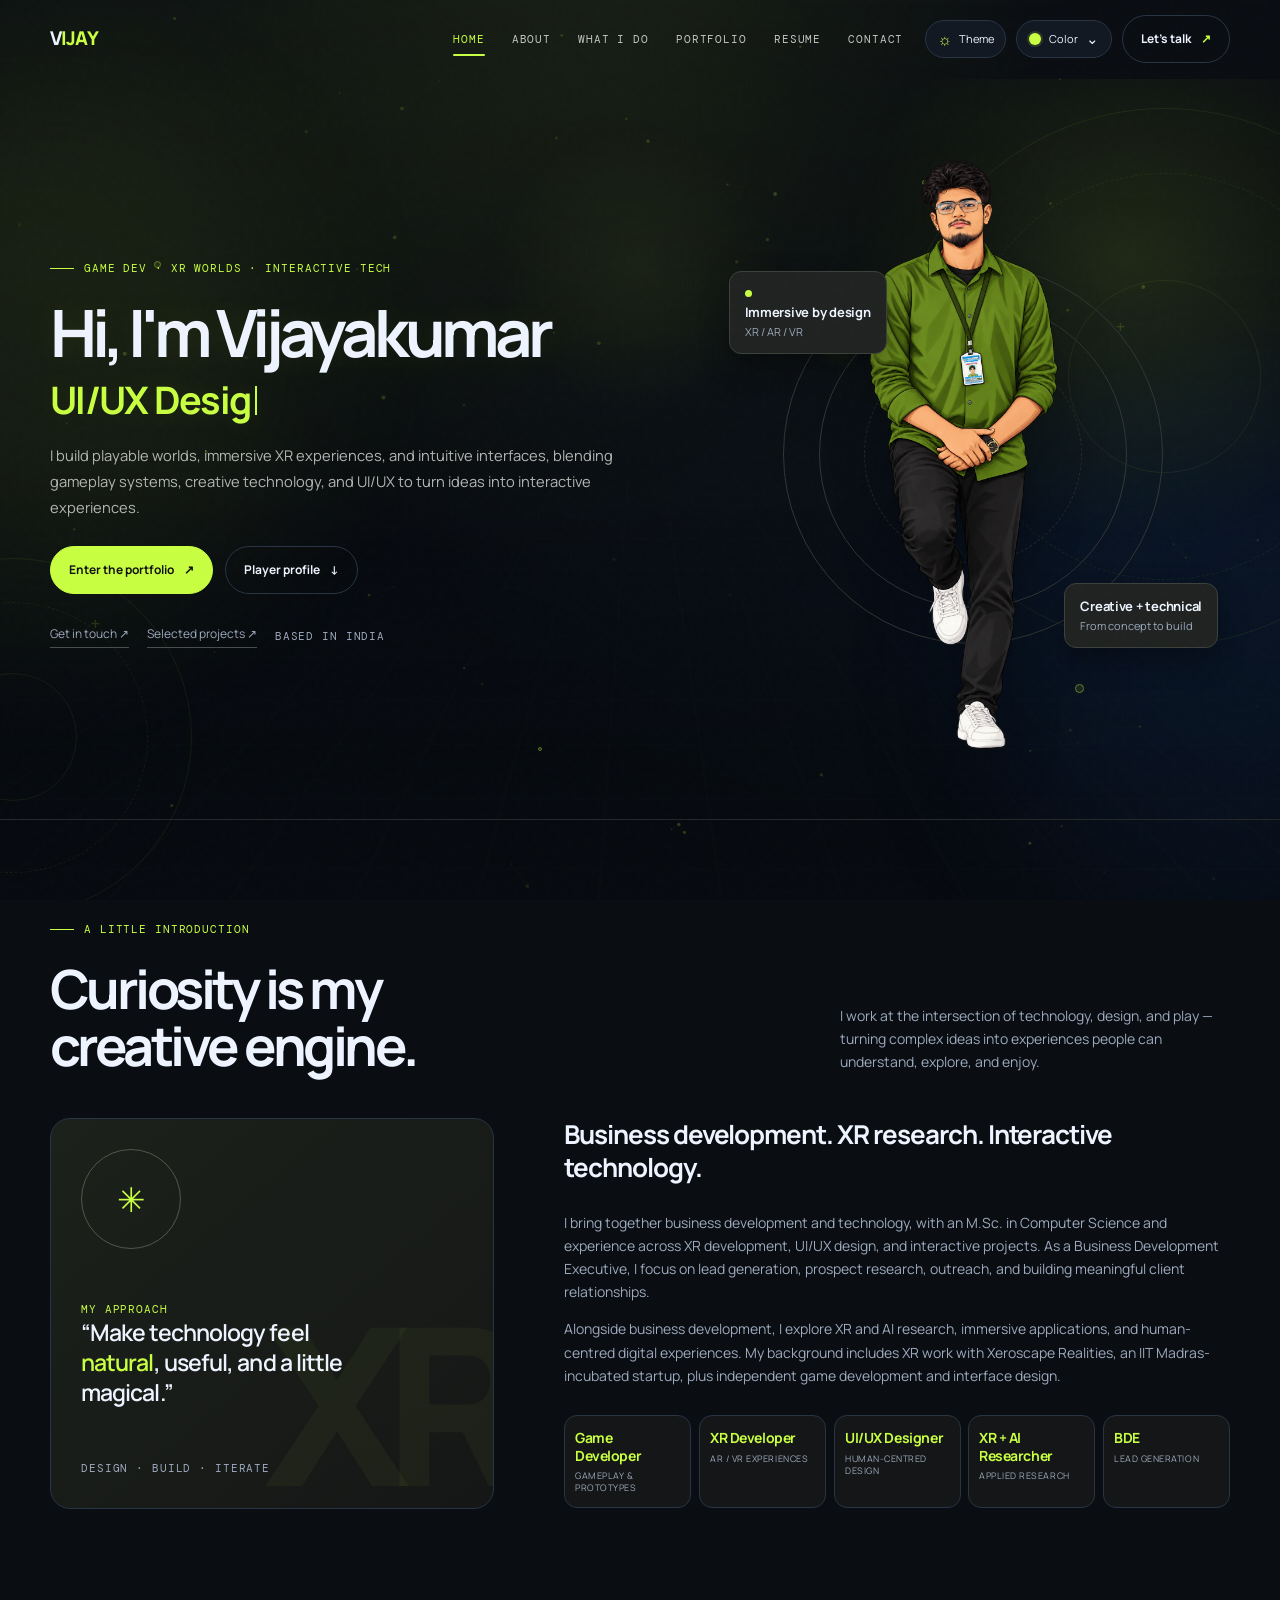
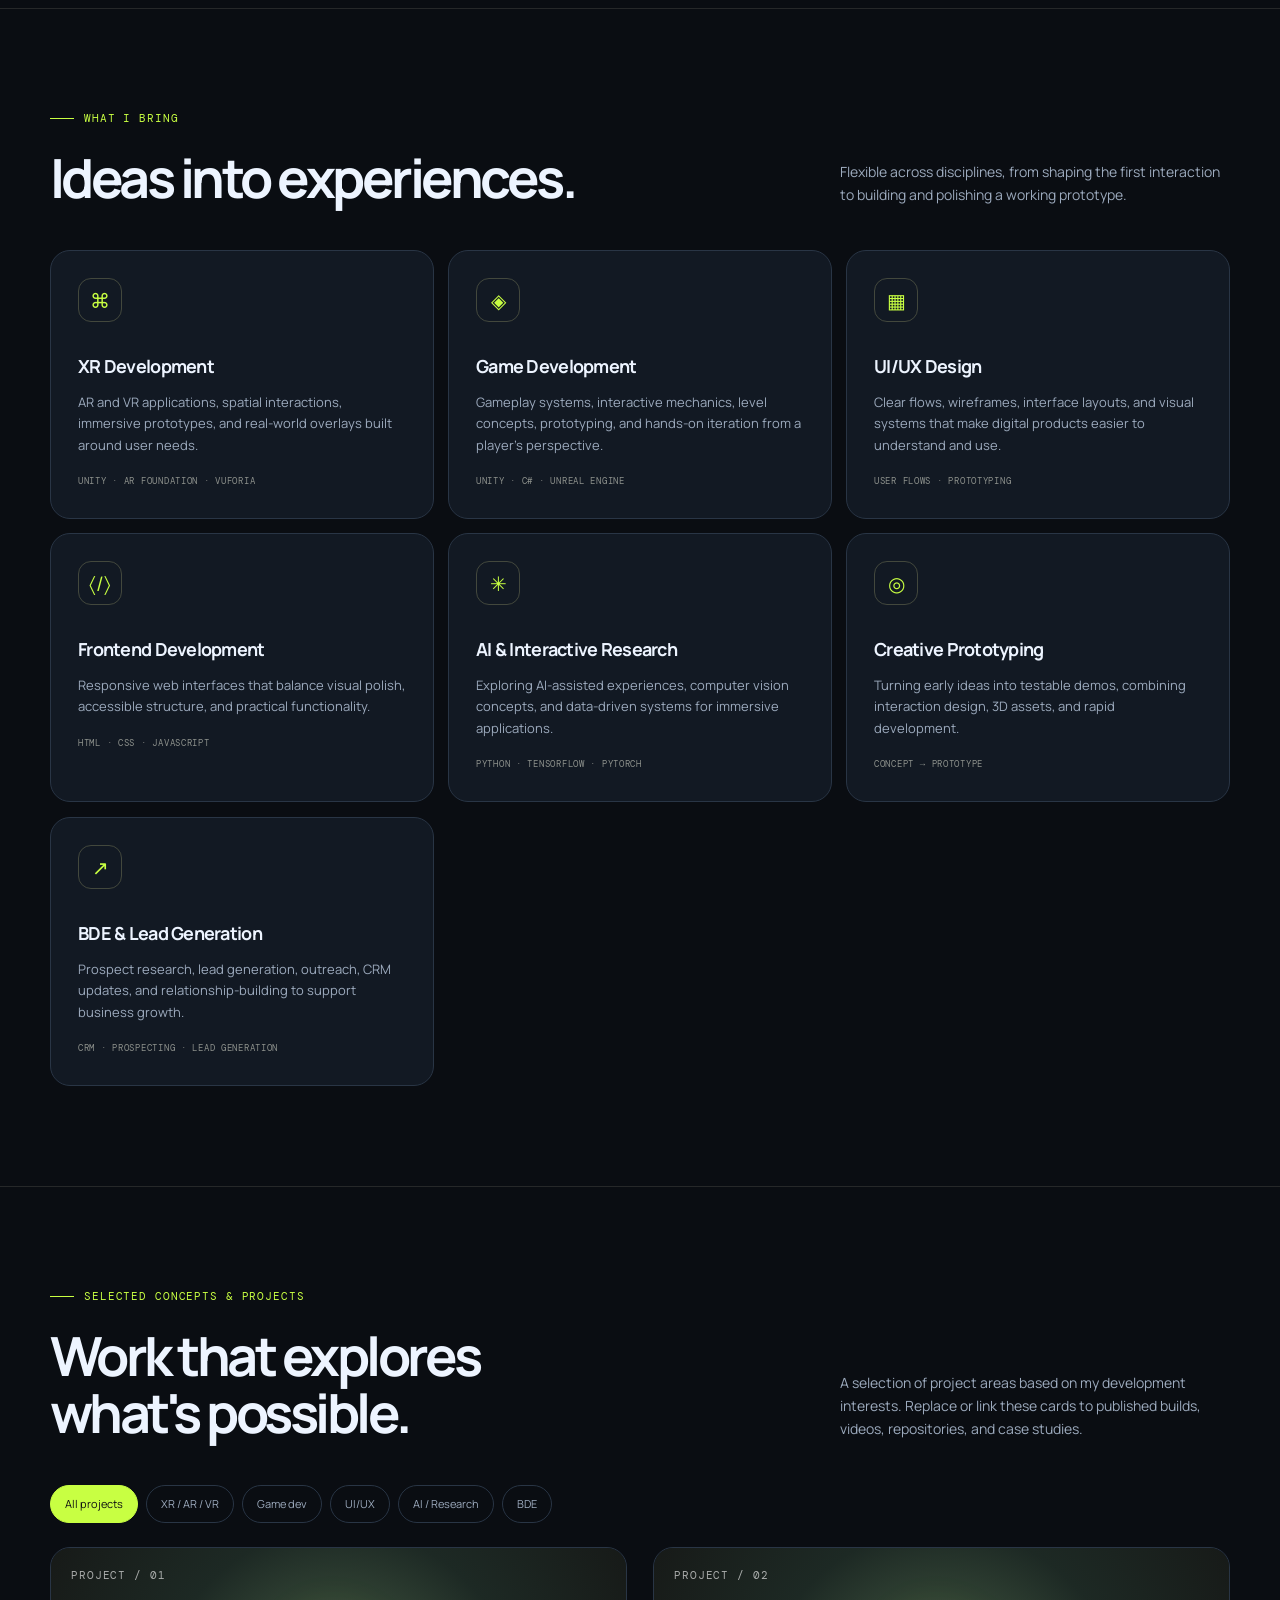
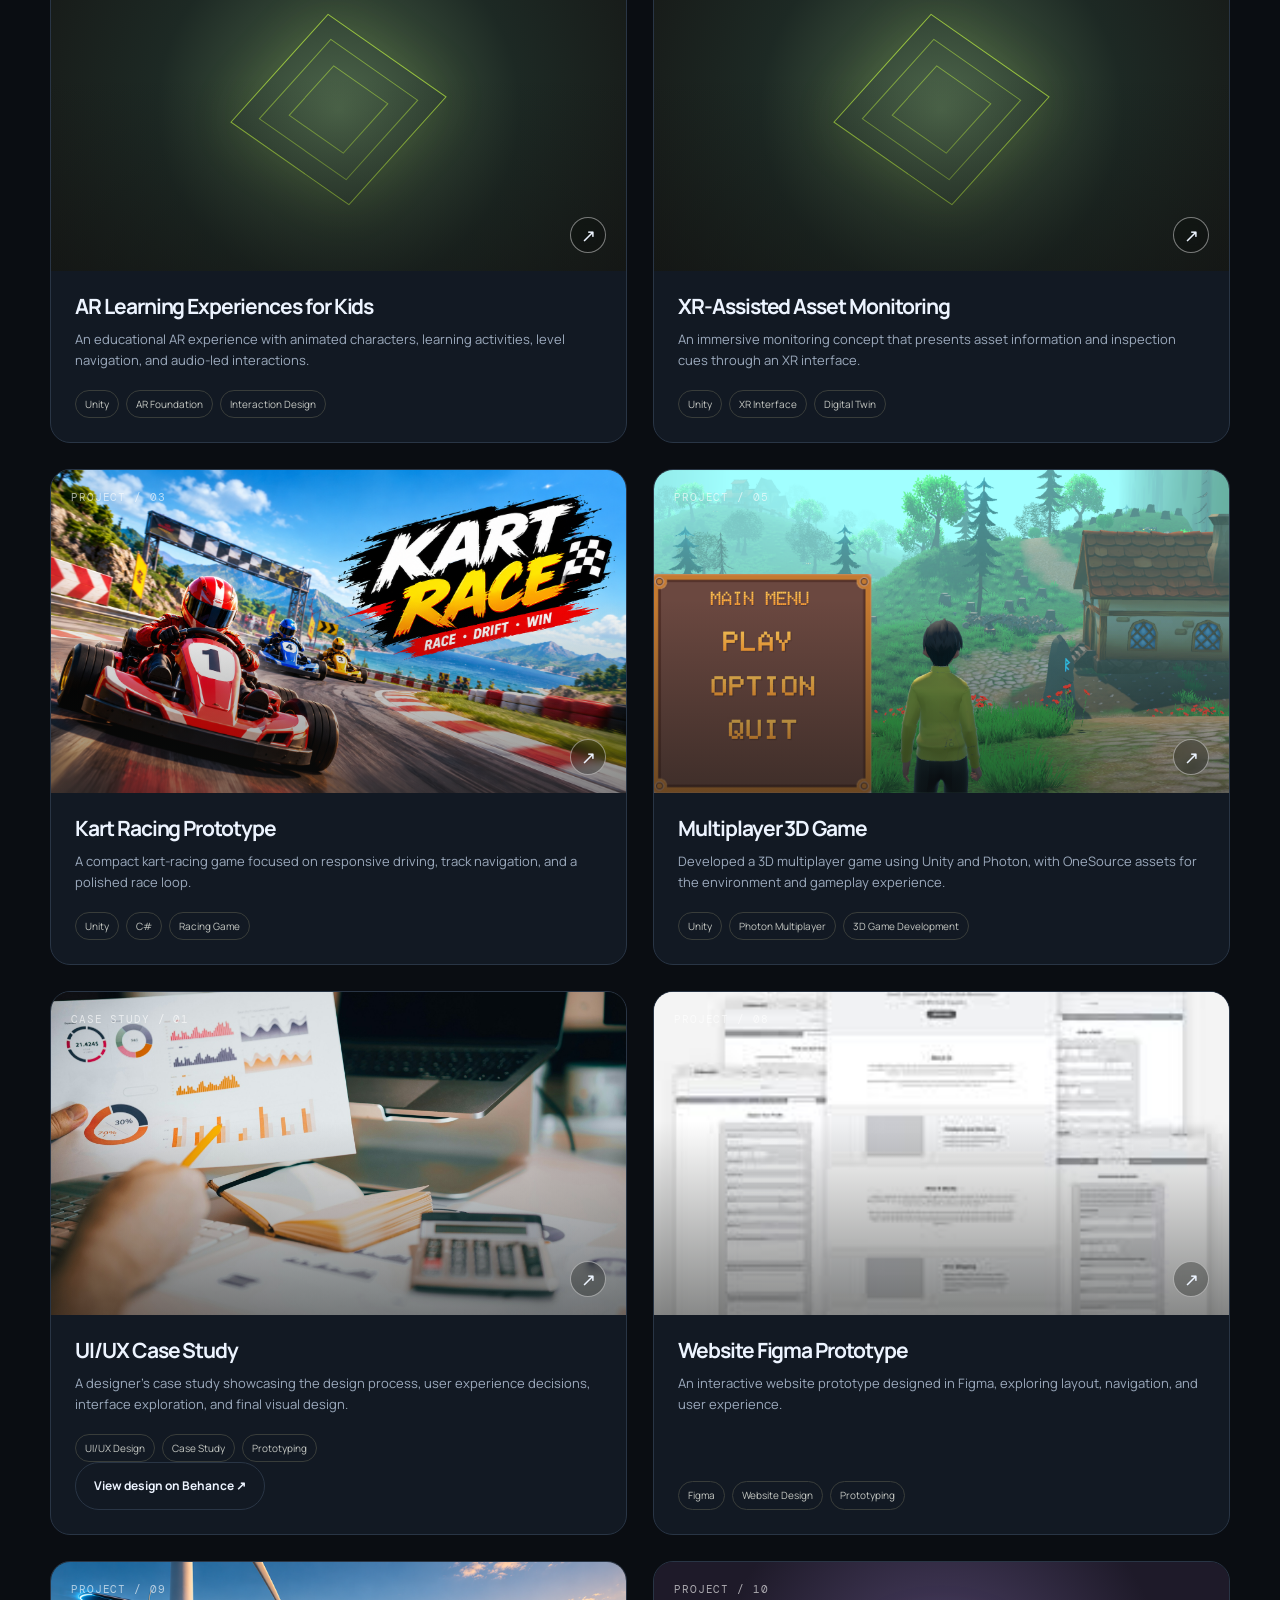
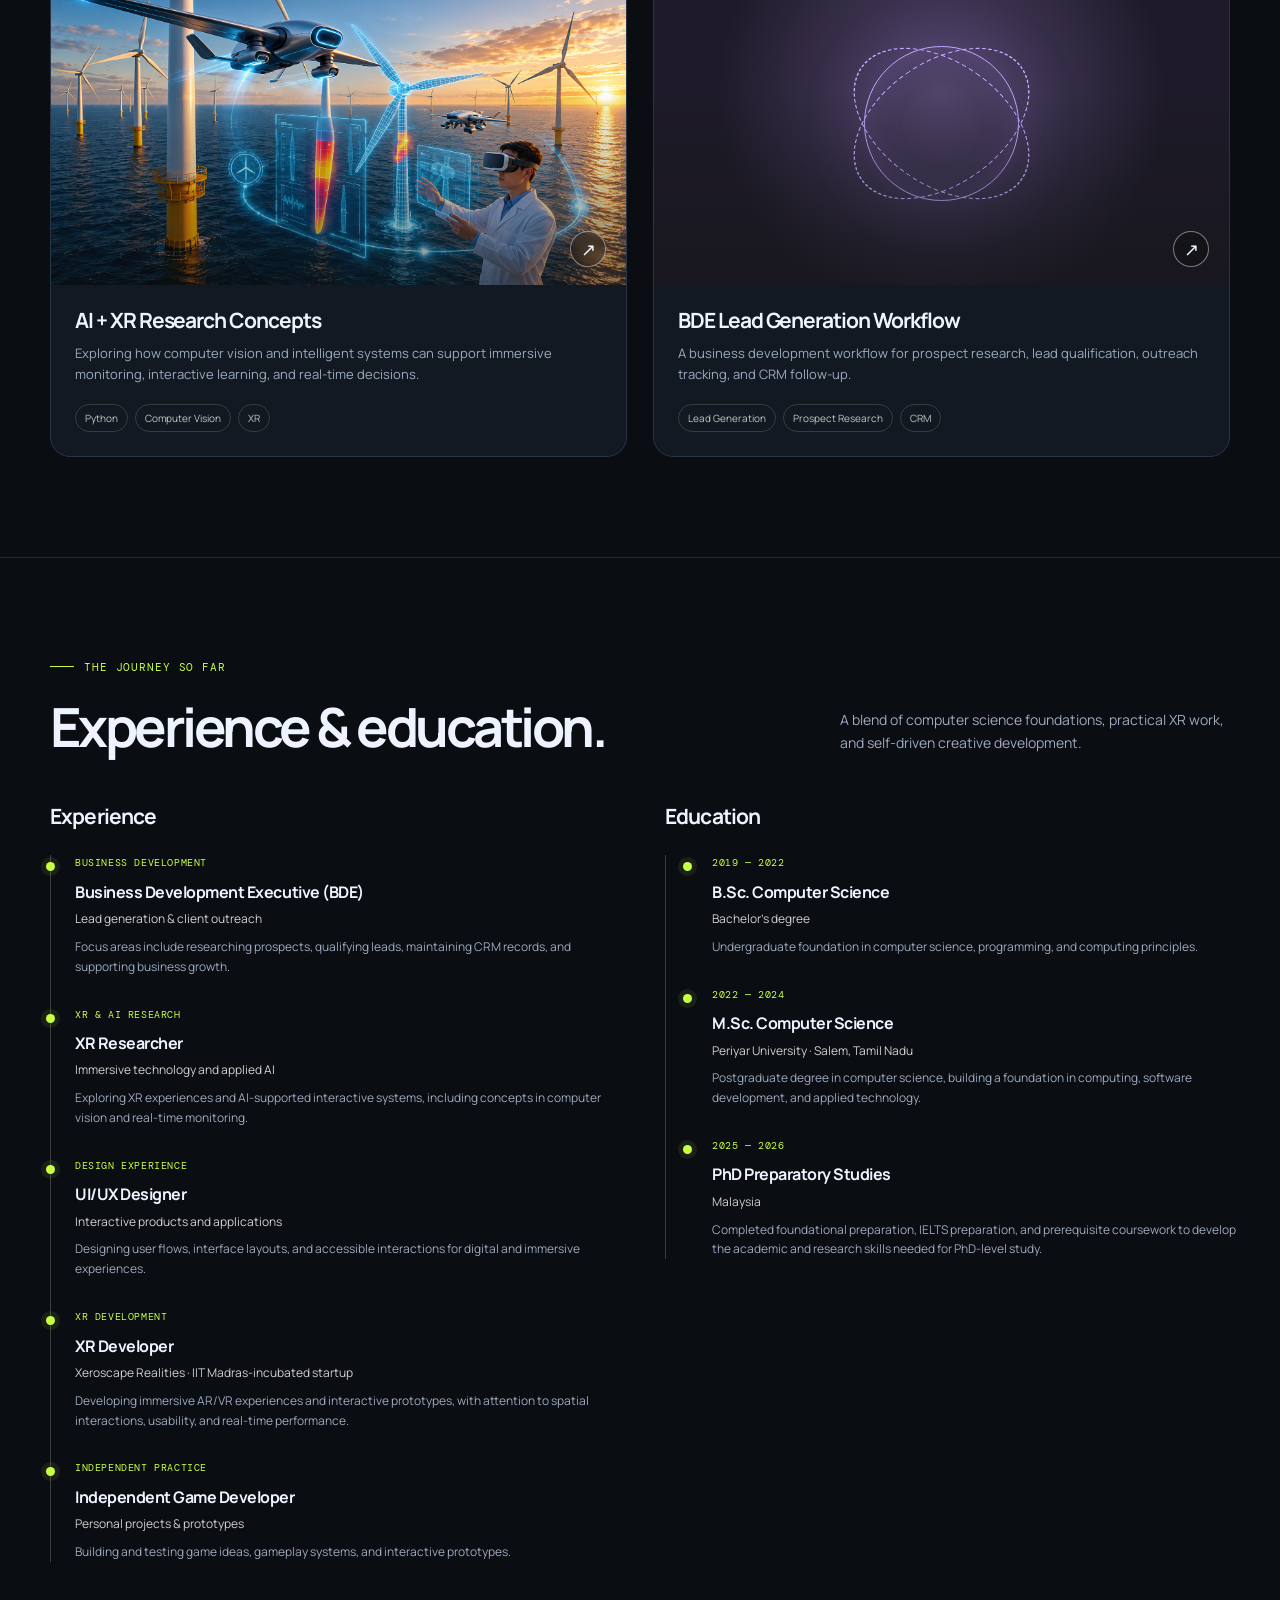
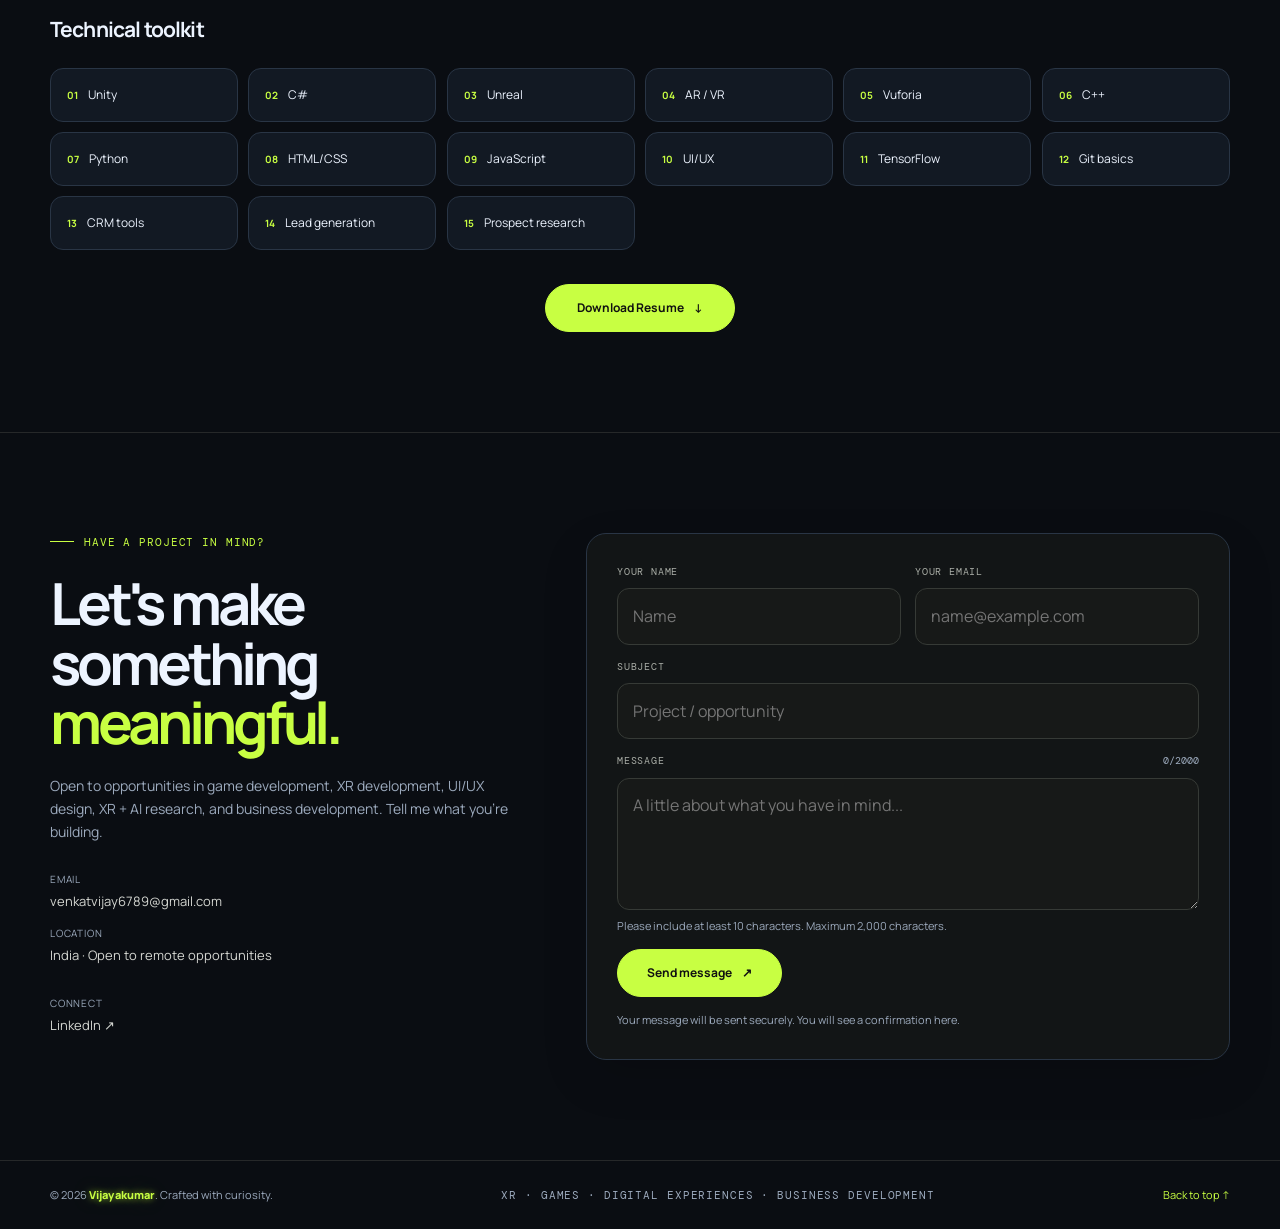
<file: index.html>
<!DOCTYPE html>
<html lang="en">
<head>
<meta charset="UTF-8">
<meta name="viewport" content="width=device-width, initial-scale=1.0">
<meta name="theme-color" content="#101112" id="themeColorMeta">
<meta name="description" content="Vijayakumar — Business Development Executive, XR Researcher, Game Developer and UI/UX Designer.">
<title>Vijayakumar — Game & XR Developer</title>
<link rel="preconnect" href="https://fonts.googleapis.com">
<link rel="dns-prefetch" href="https://fonts.googleapis.com">
<link rel="preconnect" href="https://fonts.gstatic.com" crossorigin>
<link href="https://fonts.googleapis.com/css2?family=DM+Mono:wght@400;500&family=Manrope:wght@400;500;600;700;800&display=swap" rel="stylesheet">



<link rel="stylesheet" href="./assets/css/style.css">
</head>
<body>
<div class="ambient-scene" aria-hidden="true">
  <canvas class="game-particles" id="gameParticles"></canvas>
  <div class="ambient-grid"></div>
  <div class="ambient-glow glow-a"></div><div class="ambient-glow glow-b"></div>
  <div class="hud-ring hud-ring-one"></div><div class="hud-ring hud-ring-two"></div>
  <div class="hud-scanline"></div>
  <span class="scene-node node-a"></span><span class="scene-node node-b"></span><span class="scene-node node-c"></span><span class="scene-node node-d"></span>
  <span class="scene-cross cross-a">+</span><span class="scene-cross cross-b">+</span>
</div>
<div class="scroll-progress" id="scrollProgress" aria-hidden="true"></div><div class="cursor-glow" aria-hidden="true"></div><div class="custom-cursor" id="customCursor" aria-hidden="true"></div><div class="custom-cursor-ring" id="customCursorRing" aria-hidden="true"></div>
<header class="topbar">
  <div class="wrap navrow">
    <a class="brand brand-wordmark" href="#home" aria-label="V. Vijayakumar home"><span>V<span class="accent">IJAY</span></span></a>
    <button class="menu-toggle" id="menuToggle" aria-label="Open navigation" aria-expanded="false">☰</button>
    <div class="nav-right">
    <nav class="nav" id="nav">
      <a href="#home" class="active">Home</a><a href="#about">About</a><a href="#services">What I do</a><a href="#work">Portfolio</a><a href="#resume">Resume</a><a href="#contact">Contact</a>
    </nav>
    <div class="appearance-tools" aria-label="Appearance controls">
      <button class="appearance-toggle" id="themeToggle" type="button" aria-label="Switch to light theme" title="Toggle dark and light theme"><span id="themeIcon">☼</span><span class="toggle-label">Theme</span></button>
      <div class="palette-menu" id="paletteMenu">
        <button class="palette-trigger" id="paletteTrigger" type="button" aria-expanded="false" aria-controls="paletteOptions"><span class="palette-current" id="paletteCurrent"></span><span>Color</span><span class="palette-chevron">⌄</span></button>
        <div class="palette-options" id="paletteOptions" role="group" aria-label="Choose accent colour" hidden>
          <button class="palette-option active" type="button" data-accent="#c8ff42" aria-pressed="true"><span class="palette-dot" style="--swatch:#c8ff42"></span>Lime</button>
          <button class="palette-option" type="button" data-accent="#55d6ff" aria-pressed="false"><span class="palette-dot" style="--swatch:#55d6ff"></span>Cyan</button>
          <button class="palette-option" type="button" data-accent="#b69cff" aria-pressed="false"><span class="palette-dot" style="--swatch:#b69cff"></span>Violet</button>
          <button class="palette-option" type="button" data-accent="#ff8b62" aria-pressed="false"><span class="palette-dot" style="--swatch:#ff8b62"></span>Orange</button>
        </div>
      </div>
      <a class="nav-cta" href="#contact">Let's talk <span class="accent">↗</span></a>
    </div>
    </div>
  </div>
</header>
<main>
<section class="hero" id="home"><div class="wrap hero-grid">
  <div class="hero-content">
    <div class="eyebrow">GAME DEV · XR WORLDS · INTERACTIVE TECH</div>
    <h1 class="hero-title"><span class="hero-intro">Hi, I'm Vijayakumar</span><span class="hero-role-line"><span id="typedRole" aria-live="polite">Game Developer</span><span class="typing-caret" aria-hidden="true"></span></span></h1>
    <p class="hero-copy"><span class="hero-copy-line">I build playable worlds, immersive XR experiences, and intuitive interfaces,</span> <span class="hero-copy-line">blending gameplay systems, creative technology, and UI/UX to turn ideas into interactive experiences.</span></p>
    <div class="hero-actions"><a class="button primary" href="#work">Enter the portfolio <span>↗</span></a><a class="button" href="#about">Player profile <span>↓</span></a></div>
    <div class="socials"><a href="#contact">Get in touch ↗</a><a href="#work">Selected projects ↗</a><span class="mono muted">Based in India</span></div>
  </div>
  <div class="hero-art" aria-label="Vijayakumar portrait">
    <div class="orbit"><span class="orbit-dot"></span></div>
    <div class="portrait-card anime-portrait-stage"><img class="anime-portrait-image" src="./assets/images/vijayakumar-anime-portrait.png" alt="Anime-style portrait of Vijayakumar" loading="eager" fetchpriority="high" decoding="async" /></div>
    <div class="float-label float-one"><span class="float-dot"></span><strong>Immersive by design</strong><span class="muted">XR / AR / VR</span></div>
    <div class="float-label float-two"><strong>Creative + technical</strong><span class="muted">From concept to build</span></div>
  </div>
</div></section>
<section class="section" id="about"><div class="wrap">
  <div class="section-head reveal"><div><div class="eyebrow">A little introduction</div><h2>Curiosity is my<br>creative engine.</h2></div><p>I work at the intersection of technology, design, and play — turning complex ideas into experiences people can understand, explore, and enjoy.</p></div>
  <div class="about-grid">
    <div class="about-stamp reveal"><div class="stamp-circle">✳</div><div><div class="mono accent">My approach</div><div class="quote">“Make technology feel <span class="accent">natural</span>, useful, and a little magical.”</div></div><div class="mono muted">DESIGN · BUILD · ITERATE</div></div>
    <div class="about-copy reveal"><h3>Business development. XR research. Interactive technology.</h3><p>I bring together business development and technology, with an M.Sc. in Computer Science and experience across XR development, UI/UX design, and interactive projects. As a Business Development Executive, I focus on lead generation, prospect research, outreach, and building meaningful client relationships.</p><p>Alongside business development, I explore XR and AI research, immersive applications, and human-centred digital experiences. My background includes XR work with Xeroscape Realities, an IIT Madras-incubated startup, plus independent game development and interface design.</p>
    <div class="facts about-roles"><div class="fact"><strong>Game Developer</strong><span>Gameplay & prototypes</span></div><div class="fact"><strong>XR Developer</strong><span>AR / VR experiences</span></div><div class="fact"><strong>UI/UX Designer</strong><span>Human-centred design</span></div><div class="fact"><strong>XR + AI Researcher</strong><span>Applied research</span></div><div class="fact"><strong>BDE</strong><span>Lead generation</span></div></div></div>
  </div>
</div></section>
<section class="section" id="services"><div class="wrap">
  <div class="section-head reveal"><div><div class="eyebrow">What I bring</div><h2>Ideas into experiences.</h2></div><p>Flexible across disciplines, from shaping the first interaction to building and polishing a working prototype.</p></div>
  <div class="services">
    <article class="service reveal"><div class="service-icon">⌘</div><h3>XR Development</h3><p>AR and VR applications, spatial interactions, immersive prototypes, and real-world overlays built around user needs.</p><span class="tag">Unity · AR Foundation · Vuforia</span></article>
    <article class="service reveal"><div class="service-icon">◈</div><h3>Game Development</h3><p>Gameplay systems, interactive mechanics, level concepts, prototyping, and hands-on iteration from a player's perspective.</p><span class="tag">Unity · C# · Unreal Engine</span></article>
    <article class="service reveal"><div class="service-icon">▦</div><h3>UI/UX Design</h3><p>Clear flows, wireframes, interface layouts, and visual systems that make digital products easier to understand and use.</p><span class="tag">User flows · Prototyping</span></article>
    <article class="service reveal"><div class="service-icon">〈/〉</div><h3>Frontend Development</h3><p>Responsive web interfaces that balance visual polish, accessible structure, and practical functionality.</p><span class="tag">HTML · CSS · JavaScript</span></article>
    <article class="service reveal"><div class="service-icon">✳</div><h3>AI & Interactive Research</h3><p>Exploring AI-assisted experiences, computer vision concepts, and data-driven systems for immersive applications.</p><span class="tag">Python · TensorFlow · PyTorch</span></article>
    <article class="service reveal"><div class="service-icon">◎</div><h3>Creative Prototyping</h3><p>Turning early ideas into testable demos, combining interaction design, 3D assets, and rapid development.</p><span class="tag">Concept → Prototype</span></article>
    <article class="service reveal"><div class="service-icon">↗</div><h3>BDE & Lead Generation</h3><p>Prospect research, lead generation, outreach, CRM updates, and relationship-building to support business growth.</p><span class="tag">CRM · Prospecting · Lead generation</span></article>
  </div>
</div></section>
<section class="section" id="work"><div class="wrap">
  <div class="section-head reveal"><div><div class="eyebrow">Selected concepts & projects</div><h2>Work that explores<br>what's possible.</h2></div><p>A selection of project areas based on my development interests. Replace or link these cards to published builds, videos, repositories, and case studies.</p></div>
  <div class="filters reveal" role="group" aria-label="Filter projects"><button class="filter active" data-filter="all">All projects</button><button class="filter" data-filter="xr">XR / AR / VR</button><button class="filter" data-filter="game">Game dev</button><button class="filter" data-filter="design">UI/UX</button><button class="filter" data-filter="ai">AI / Research</button><button class="filter" data-filter="bde">BDE</button></div>
  <div class="projects">
    <article class="project reveal" data-category="xr" data-project-url="" data-source-url=""><div class="project-visual visual-xr"><span class="project-number mono">PROJECT / 01</span><div class="cube"></div><span class="project-arrow">↗</span></div><div class="project-info"><h3>AR Learning Experiences for Kids</h3><p>An educational AR experience with animated characters, learning activities, level navigation, and audio-led interactions.</p><div class="project-tags"><span class="tag-chip">Unity</span><span class="tag-chip">AR Foundation</span><span class="tag-chip">Interaction Design</span></div></div></article>
    <article class="project reveal" data-category="xr" data-project-url="" data-source-url=""><div class="project-visual visual-xr"><span class="project-number mono">PROJECT / 02</span><div class="cube"></div><span class="project-arrow">↗</span></div><div class="project-info"><h3>XR-Assisted Asset Monitoring</h3><p>An immersive monitoring concept that presents asset information and inspection cues through an XR interface.</p><div class="project-tags"><span class="tag-chip">Unity</span><span class="tag-chip">XR Interface</span><span class="tag-chip">Digital Twin</span></div></div></article>
   <article
  class="project reveal"
  data-category="game"
  data-project-url="https://vijay-ghub.github.io/KART-RACE/"
  data-source-url=""
  onclick="if (!event.target.closest('.project-arrow')) window.open(this.dataset.projectUrl, '_blank', 'noopener,noreferrer')"
  style="cursor:pointer"
>
  <div class="project-visual project-visual-image">
    <span class="project-number mono">PROJECT / 03</span>
    <img
      src="./assets/images/Kart%20Race_%20Drift%20to%20Win.png"
      alt="Kart Racing Prototype gameplay"
      class="project-thumbnail"
      loading="lazy"
    />
    <span class="project-arrow" title="View project details">↗</span>
  </div>
  <div class="project-info">
    <h3>Kart Racing Prototype</h3>
    <p>A compact kart-racing game focused on responsive driving, track navigation, and a polished race loop.</p>
    <div class="project-tags">
      <span class="tag-chip">Unity</span>
      <span class="tag-chip">C#</span>
      <span class="tag-chip">Racing Game</span>
    </div>
  </div>
</article>
    
    <article class="project reveal" data-category="game" data-project-url="" data-source-url=""><div class="project-visual project-visual-image"><span class="project-number mono">PROJECT / 05</span><img src="./assets/images/multiplayer-3d-game-thumbnail.png" alt="3D multiplayer Unity game screenshot showing a character in a fantasy village" class="project-thumbnail" loading="lazy"><span class="project-arrow">↗</span></div><div class="project-info"><h3>Multiplayer 3D Game</h3><p>Developed a 3D multiplayer game using Unity and Photon, with OneSource assets for the environment and gameplay experience.</p><div class="project-tags"><span class="tag-chip">Unity</span><span class="tag-chip">Photon Multiplayer</span><span class="tag-chip">3D Game Development</span></div></div></article>
    <article class="project reveal" data-category="design" data-project-url="https://www.behance.net/" data-source-url=""><div class="project-visual project-visual-image"><span class="project-number mono">CASE STUDY / 01</span><img src="./assets/images/uiux-case-study-thumbnail.jpg" alt="UI/UX case study thumbnail showing an analytics dashboard, charts, and design research" class="project-thumbnail" loading="lazy"><span class="project-arrow">↗</span></div><div class="project-info"><h3>UI/UX Case Study</h3><p>A designer’s case study showcasing the design process, user experience decisions, interface exploration, and final visual design.</p><div class="project-tags"><span class="tag-chip">UI/UX Design</span><span class="tag-chip">Case Study</span><span class="tag-chip">Prototyping</span></div><a class="button project-behance-link" href="https://www.behance.net/" target="_blank" rel="noopener noreferrer" onclick="event.stopPropagation()">View design on Behance ↗</a></div></article>
    
    <article class="project reveal" data-category="design" data-project-url="https://www.figma.com/proto/j4d7v8cXOemynWTQ1S3Pq7/Redesign--1-?node-id=1-7714&starting-point-node-id=1%3A82&t=SsVndFCGGFBSHom0-1" data-source-url=""><div class="project-visual visual-ui visual-figma"><img class="project-thumbnail" src="./assets/images/website-figma-prototype-thumbnail.jpg" alt="Website Figma prototype interface thumbnail"><span class="project-number mono">PROJECT / 08</span><span class="project-arrow">↗</span></div><div class="project-info"><h3>Website Figma Prototype</h3><p>An interactive website prototype designed in Figma, exploring layout, navigation, and user experience.</p><div class="project-tags"><span class="tag-chip">Figma</span><span class="tag-chip">Website Design</span><span class="tag-chip">Prototyping</span></div></div></article>
    <article class="project reveal" data-category="ai" data-project-url="" data-source-url=""><div class="project-visual project-visual-image"><img class="project-thumbnail" src="./assets/images/ai-xr-offshore-wind-twin.png" alt="Autonomous drone inspecting an offshore wind turbine with a digital-twin holographic interface" /><span class="project-number mono">PROJECT / 09</span><span class="project-arrow">↗</span></div><div class="project-info"><h3>AI + XR Research Concepts</h3><p>Exploring how computer vision and intelligent systems can support immersive monitoring, interactive learning, and real-time decisions.</p><div class="project-tags"><span class="tag-chip">Python</span><span class="tag-chip">Computer Vision</span><span class="tag-chip">XR</span></div></div></article>
    <article class="project reveal" data-category="bde" data-project-url="" data-source-url=""><div class="project-visual visual-ai"><span class="project-number mono">PROJECT / 10</span><div class="ai-orb"></div><span class="project-arrow">↗</span></div><div class="project-info"><h3>BDE Lead Generation Workflow</h3><p>A business development workflow for prospect research, lead qualification, outreach tracking, and CRM follow-up.</p><div class="project-tags"><span class="tag-chip">Lead Generation</span><span class="tag-chip">Prospect Research</span><span class="tag-chip">CRM</span></div></div></article>
  </div>
</div></section>
<section class="section" id="resume"><div class="wrap">
  <div class="section-head reveal"><div><div class="eyebrow">The journey so far</div><h2>Experience & education.</h2></div><p>A blend of computer science foundations, practical XR work, and self-driven creative development.</p></div>
  <div class="resume-grid">
    <div class="resume-col reveal"><h3>Experience</h3><div class="timeline">
      <div class="timeline-item"><div class="date">Business development</div><h4>Business Development Executive (BDE)</h4><div class="place">Lead generation & client outreach</div><p>Focus areas include researching prospects, qualifying leads, maintaining CRM records, and supporting business growth.</p></div>
      <div class="timeline-item"><div class="date">XR & AI research</div><h4>XR Researcher</h4><div class="place">Immersive technology and applied AI</div><p>Exploring XR experiences and AI-supported interactive systems, including concepts in computer vision and real-time monitoring.</p></div>
      <div class="timeline-item"><div class="date">Design experience</div><h4>UI/UX Designer</h4><div class="place">Interactive products and applications</div><p>Designing user flows, interface layouts, and accessible interactions for digital and immersive experiences.</p></div>
      <div class="timeline-item"><div class="date">XR development</div><h4>XR Developer</h4><div class="place">Xeroscape Realities · IIT Madras-incubated startup</div><p>Developing immersive AR/VR experiences and interactive prototypes, with attention to spatial interactions, usability, and real-time performance.</p></div>
      <div class="timeline-item"><div class="date">Independent practice</div><h4>Independent Game Developer</h4><div class="place">Personal projects & prototypes</div><p>Building and testing game ideas, gameplay systems, and interactive prototypes.</p></div>
    </div></div>
    <div class="resume-col reveal"><h3>Education</h3><div class="timeline">
      <div class="timeline-item"><div class="date">2019 — 2022</div><h4>B.Sc. Computer Science</h4><div class="place">Bachelor’s degree</div><p>Undergraduate foundation in computer science, programming, and computing principles.</p></div>
      <div class="timeline-item"><div class="date">2022 — 2024</div><h4>M.Sc. Computer Science</h4><div class="place">Periyar University · Salem, Tamil Nadu</div><p>Postgraduate degree in computer science, building a foundation in computing, software development, and applied technology.</p></div>
      <div class="timeline-item"><div class="date">2025 — 2026</div><h4>PhD Preparatory Studies</h4><div class="place">Malaysia</div><p>Completed foundational preparation, IELTS preparation, and prerequisite coursework to develop the academic and research skills needed for PhD-level study.</p></div>
    </div></div>
    <div class="resume-col reveal toolkit-col"><h3>Technical toolkit</h3><div class="skills-grid">
      <div class="skill"><b>01</b> Unity</div><div class="skill"><b>02</b> C#</div><div class="skill"><b>03</b> Unreal</div><div class="skill"><b>04</b> AR / VR</div><div class="skill"><b>05</b> Vuforia</div><div class="skill"><b>06</b> C++</div><div class="skill"><b>07</b> Python</div><div class="skill"><b>08</b> HTML/CSS</div><div class="skill"><b>09</b> JavaScript</div><div class="skill"><b>10</b> UI/UX</div><div class="skill"><b>11</b> TensorFlow</div><div class="skill"><b>12</b> Git basics</div><div class="skill"><b>13</b> CRM tools</div><div class="skill"><b>14</b> Lead generation</div><div class="skill"><b>15</b> Prospect research</div>
    </div></div>
  </div>
 <div class="resume-download reveal">
  <a class="button primary" href="./assets/resume/Vijaya-kumar-V-2026-Resume.pdf" download="Vijaya-kumar-V-2026-Resume.pdf" type="application/pdf" aria-label="Download Vijaya Kumar V 2026 resume">Download Resume <span>↓</span></a>
</div>
</div></section>
<section class="section" id="contact"><div class="wrap contact-grid">
  <div class="contact-copy reveal"><div class="eyebrow">Have a project in mind?</div><h2>Let's make something <span class="accent">meaningful.</span></h2><p>Open to opportunities in game development, XR development, UI/UX design, XR + AI research, and business development. Tell me what you're building.</p><div class="contact-detail"><div><span>Email</span><a href="mailto:venkatvijay6789@gmail.com" id="emailLink">venkatvijay6789@gmail.com</a></div><div><span>Location</span>India · Open to remote opportunities</div><div><span></span></div><div><span>Connect</span><a href="https://www.linkedin.com/in/vijayakumar-v-81b284235/" target="_blank" rel="noreferrer">LinkedIn ↗</a></div></div></div>
  <form class="contact-form reveal" id="contactForm" action="https://formsubmit.co/venkatvijay6789@gmail.com" method="POST" accept-charset="UTF-8" novalidate>
    <input type="hidden" name="_next" value="https://vijay-ghub.github.io/Portfolio/?contact=sent#contact">
    <input type="hidden" name="_subject" id="formEmailSubject" value="New portfolio contact message">
    <input type="hidden" name="_replyto" id="formReplyTo" value="">
    <input type="hidden" name="_template" value="table">
    <input type="text" name="_honey" class="form-honeypot" tabindex="-1" autocomplete="off" aria-hidden="true">
    <div class="field"><label for="name">Your name</label><input id="name" name="name" type="text" placeholder="Name" minlength="2" maxlength="60" autocomplete="name" required></div>
    <div class="field"><label for="email">Your email</label><input id="email" name="email" type="email" placeholder="name@example.com" maxlength="254" autocomplete="email" required></div>
    <div class="field full"><label for="subject">Subject</label><input id="subject" name="contact_subject" type="text" placeholder="Project / opportunity" minlength="3" maxlength="80" required></div>
    <div class="field full"><label for="message">Message <span class="message-count" id="messageCount">0/2000</span></label><textarea id="message" name="message" placeholder="A little about what you have in mind..." minlength="10" maxlength="2000" rows="4" aria-describedby="messageHelp messageCount" required></textarea><small class="field-help" id="messageHelp">Please include at least 10 characters. Maximum 2,000 characters.</small></div>
    <button class="button primary" id="contactSubmit" type="submit">Send message <span>↗</span></button>
    <p class="form-note" id="formNote" role="status" aria-live="polite">Your message will be sent securely. You will see a confirmation here.</p>
  </form>
</div></section>
</main>
<footer class="footer"><div class="wrap footer-row"><span>© <span id="year"></span> <strong class="footer-name">Vijayakumar</strong>. Crafted with curiosity.</span><span class="mono">XR · GAMES · DIGITAL EXPERIENCES · BUSINESS DEVELOPMENT </span><a class="backtop" href="#home">Back to top ↑</a></div></footer>


<div class="project-modal" id="projectModal" hidden role="dialog" aria-modal="true" aria-labelledby="projectModalTitle">
  <div class="project-modal-panel" role="document">
    <button class="project-modal-close" id="projectModalClose" type="button" aria-label="Close project details">×</button>
    <div class="project-modal-preview" id="projectModalPreview"></div>
    <div class="project-modal-body">
      <div class="project-modal-kicker" id="projectModalKicker">PROJECT DETAILS</div>
      <h2 id="projectModalTitle"></h2>
      <p class="project-modal-description" id="projectModalDescription"></p>
      <div class="project-modal-tags" id="projectModalTags"></div>
      <div class="project-modal-actions">
        <a class="button primary" id="projectDemoLink" href="#" target="_blank" rel="noopener noreferrer" hidden>Open Project ↗</a>
        <a class="button" id="projectSourceLink" href="#" target="_blank" rel="noopener noreferrer" hidden>View Source Code ↗</a>
      </div>
      <p class="project-modal-note" id="projectModalNote">Add the real project or repository URL in this card’s data-project-url or data-source-url attribute to enable redirection.</p>
    </div>
  </div>
</div>

<script src="./assets/js/script.js" defer></script>
</body>
</html>
</file>
<file: assets/css/style.css>
:root{--bg:#101112;--panel:#171819;--panel2:#1d1f20;--line:#303233;--text:#f2f1ed;--muted:#a1a4a3;--accent:#c8ff42;--radius:20px;--max:1180px}
*{box-sizing:border-box}html{scroll-behavior:smooth;scroll-padding-top:100px}body{margin:0;background:var(--bg);color:var(--text);font-family:Manrope,Arial,sans-serif;line-height:1.65}a{color:inherit;text-decoration:none}button,input,textarea{font:inherit}button{cursor:pointer}.wrap{width:min(var(--max),calc(100% - 48px));margin:auto}.mono,.eyebrow,.nav a,.tag,.meta{font-family:"DM Mono",monospace;text-transform:uppercase;letter-spacing:.08em;font-size:11px}.muted{color:var(--muted)}.accent{color:var(--accent)}.topbar{position:sticky;top:0;z-index:50;background:rgba(16,17,18,.88);backdrop-filter:blur(18px);border-bottom:1px solid rgba(255,255,255,.07)}.navrow{height:78px;display:flex;align-items:center;justify-content:space-between;gap:24px}.brand{display:flex;align-items:center;gap:12px;font-weight:800;letter-spacing:-.04em}.brand-mark{display:grid;place-items:center;width:36px;height:36px;border-radius:50%;background:var(--accent);color:#101112;font-size:14px;font-weight:800}.nav{display:flex;align-items:center;gap:27px}.nav a{color:#c4c6c3;transition:.2s}.nav a:hover,.nav a.active{color:var(--accent)}.nav-cta,.button{display:inline-flex;align-items:center;justify-content:center;gap:10px;padding:13px 18px;border:1px solid var(--line);border-radius:999px;font-size:12px;font-weight:700;transition:transform .2s,background .2s,border-color .2s}.nav-cta:hover,.button:hover{transform:translateY(-2px);border-color:var(--accent)}.button.primary{background:var(--accent);color:#111;border-color:var(--accent)}.button.primary:hover{background:#d7ff75}.menu-toggle{display:none;background:none;border:1px solid var(--line);color:var(--text);border-radius:50%;width:42px;height:42px;font-size:20px}
.hero{padding:82px 0 66px;min-height:650px;display:flex;align-items:center;position:relative;overflow:hidden}.hero:before{content:"";position:absolute;width:600px;height:600px;right:-150px;top:-120px;border-radius:50%;background:radial-gradient(circle,rgba(200,255,66,.12),transparent 68%);pointer-events:none}.hero-grid{display:grid;grid-template-columns:1.15fr .85fr;gap:70px;align-items:center;position:relative}.eyebrow{display:flex;align-items:center;gap:10px;color:var(--accent);margin-bottom:22px}.eyebrow:before{content:"";width:24px;height:1px;background:var(--accent)}h1,h2,h3,p{margin-top:0}h1{font-size:clamp(48px,7vw,88px);line-height:.99;letter-spacing:-.075em;margin-bottom:25px;font-weight:700}h1 span{color:var(--accent)}.hero-copy{max-width:590px;font-size:16px;color:#b4b7b4}.hero-actions{display:flex;gap:12px;flex-wrap:wrap;margin:30px 0 36px}.socials{display:flex;gap:18px;align-items:center}.socials a{font-size:12px;color:var(--muted);border-bottom:1px solid #4b4d4c;padding-bottom:3px}.socials a:hover{color:var(--accent);border-color:var(--accent)}.hero-art{min-height:420px;position:relative;display:grid;place-items:center}.orbit{width:min(100%,420px);aspect-ratio:1;border:1px solid #343735;border-radius:50%;position:absolute;animation:spin 32s linear infinite}.orbit:before,.orbit:after{content:"";position:absolute;border:1px solid #343735;border-radius:50%;inset:35px}.orbit:after{inset:80px;border-style:dashed;opacity:.7}.orbit-dot{position:absolute;left:13%;top:20%;width:12px;height:12px;border-radius:50%;background:var(--accent);box-shadow:0 0 24px #c8ff4280}.portrait-card{width:270px;height:270px;border-radius:50%;background:linear-gradient(145deg,#333936,#171a18 65%);border:1px solid #444944;position:relative;overflow:hidden;display:flex;align-items:end;justify-content:center;box-shadow:0 30px 100px #0008}.portrait-card:before{content:"";position:absolute;width:240px;height:240px;border-radius:50%;background:var(--accent);opacity:.13;top:22px;filter:blur(4px)}.avatar{position:relative;width:190px;height:260px}.avatar .head{position:absolute;width:94px;height:112px;background:#b98561;border-radius:48% 48% 43% 43%;left:48px;top:18px;box-shadow:inset -10px -3px #976647}.avatar .hair{position:absolute;width:102px;height:62px;background:#171716;border-radius:55% 50% 24% 25%;left:44px;top:8px;z-index:2;transform:rotate(-5deg)}.avatar .neck{position:absolute;top:115px;left:79px;width:34px;height:40px;background:#a87554}.avatar .body{position:absolute;bottom:-8px;left:10px;width:174px;height:145px;background:#252b29;border-radius:75px 75px 0 0;border:1px solid #4c514d}.avatar .shirtline{position:absolute;z-index:3;left:91px;top:143px;width:2px;height:80px;background:#4b514c}.float-label{position:absolute;background:#202321;border:1px solid #3c423b;padding:12px 15px;border-radius:12px;box-shadow:0 12px 30px #0005;font-size:11px}.float-label strong{display:block;font-size:13px;color:var(--text);letter-spacing:-.02em}.float-one{left:-5px;top:78px}.float-two{right:-5px;bottom:70px}.float-dot{display:inline-block;width:7px;height:7px;border-radius:50%;background:var(--accent);margin-right:7px}
.section{padding:100px 0;border-top:1px solid #262829}.section-head{display:flex;align-items:end;justify-content:space-between;gap:28px;margin-bottom:44px}.section-head h2{font-size:clamp(34px,5vw,54px);line-height:1.05;letter-spacing:-.065em;margin:10px 0 0}.section-head p{max-width:390px;color:var(--muted);margin:0;font-size:14px}.about-grid{display:grid;grid-template-columns:.8fr 1.2fr;gap:70px}.about-stamp{min-height:340px;border-radius:var(--radius);background:linear-gradient(140deg,#1c211b,#151716);border:1px solid var(--line);padding:30px;display:flex;flex-direction:column;justify-content:space-between;position:relative;overflow:hidden}.about-stamp:after{content:"XR";position:absolute;right:-12px;bottom:-75px;font-size:220px;font-weight:800;letter-spacing:-.12em;color:#c8ff420b}.stamp-circle{width:100px;height:100px;border:1px solid #51584b;border-radius:50%;display:grid;place-items:center;color:var(--accent);font-size:34px}.about-stamp .quote{font-size:23px;font-weight:600;letter-spacing:-.04em;max-width:270px;line-height:1.3;position:relative;z-index:1}.about-copy h3{font-size:26px;letter-spacing:-.04em;line-height:1.3}.about-copy p{color:var(--muted);font-size:14px}.facts{display:grid;grid-template-columns:repeat(3,1fr);gap:10px;margin-top:28px}.fact{padding:17px;border:1px solid var(--line);border-radius:13px;background:#151617}.fact strong{display:block;color:var(--accent);font-size:21px;letter-spacing:-.05em}.fact span{font-size:10px;color:var(--muted);text-transform:uppercase;letter-spacing:.06em}
.services{display:grid;grid-template-columns:repeat(3,1fr);gap:14px}.service{padding:27px;border:1px solid var(--line);border-radius:var(--radius);background:var(--panel);min-height:245px;transition:.25s}.service:hover{transform:translateY(-5px);border-color:#68774a;background:#1a1d19}.service-icon{width:44px;height:44px;border:1px solid #43483d;border-radius:13px;display:grid;place-items:center;color:var(--accent);font-size:20px;margin-bottom:30px}.service h3{font-size:18px;letter-spacing:-.04em;margin-bottom:10px}.service p{font-size:13px;color:var(--muted);margin:0}.service .tag{display:inline-block;margin-top:18px;color:#8d918c;font-size:9px}
.filters{display:flex;gap:8px;flex-wrap:wrap;margin-bottom:24px}.filter{background:transparent;color:var(--muted);border:1px solid var(--line);border-radius:999px;padding:9px 14px;font-size:11px}.filter.active,.filter:hover{background:var(--accent);color:#101112;border-color:var(--accent)}.projects{display:grid;grid-template-columns:repeat(2,1fr);gap:18px}.project{border:1px solid var(--line);border-radius:var(--radius);overflow:hidden;background:var(--panel);transition:.25s}.project:hover{transform:translateY(-4px);border-color:#555b4a}.project[hidden]{display:none}.project-visual{height:260px;position:relative;overflow:hidden;display:grid;place-items:center;background:#202420}.project-visual:after{content:"";position:absolute;inset:0;background:linear-gradient(0deg,#12141380,transparent 60%)}.visual-xr{background:radial-gradient(circle at 50% 50%,#4e674b,#1d2924 55%,#171a18)}.visual-xr .cube{width:145px;height:145px;border:1px solid #c8ff42a8;transform:rotate(35deg) skew(-7deg);box-shadow:0 0 55px #c8ff4220;position:relative}.visual-xr .cube:before,.visual-xr .cube:after{content:"";position:absolute;inset:18px;border:1px solid #c8ff4275}.visual-xr .cube:after{inset:38px}.visual-game{background:radial-gradient(ellipse at 50% 100%,#725e45,#292522 65%)}.visual-game .gamepad{font-size:100px;color:#d8c6a5;filter:drop-shadow(0 15px 30px #0008);transform:rotate(-12deg)}.visual-ui{background:linear-gradient(135deg,#263c43,#182226)}.ui-window{width:72%;height:68%;background:#e7e9e3;border-radius:10px;padding:12px;transform:rotate(-4deg);box-shadow:0 20px 40px #0007}.ui-bar{height:10px;width:38%;background:#b8c4bb;border-radius:5px;margin-bottom:12px}.ui-tiles{display:grid;grid-template-columns:1fr 1fr;gap:8px;height:70%}.ui-tiles i{background:#b9c7b5;border-radius:6px}.ui-tiles i:nth-child(2){background:#c5d7e0}.ui-tiles i:nth-child(3){background:#d4c3a5}.visual-ai{background:radial-gradient(circle at 50% 40%,#51456b,#1e1a29 65%)}.ai-orb{width:155px;height:155px;border:1px solid #c3a9ff;border-radius:50%;box-shadow:inset 0 0 35px #ad8aff35,0 0 70px #ad8aff25;position:relative}.ai-orb:before,.ai-orb:after{content:"";position:absolute;inset:15px;border:1px dashed #c3a9ff;border-radius:50%;transform:rotate(35deg) scaleX(1.6)}.ai-orb:after{transform:rotate(-35deg) scaleX(1.6)}.project-number{position:absolute;left:20px;top:18px;z-index:2;color:#ffffffa0}.project-arrow{position:absolute;right:20px;bottom:18px;z-index:2;width:36px;height:36px;display:grid;place-items:center;border:1px solid #ffffff70;border-radius:50%;font-size:18px}.project-info{padding:22px 23px 24px}.project-info h3{font-size:21px;letter-spacing:-.05em;margin-bottom:7px}.project-info p{font-size:13px;color:var(--muted);margin-bottom:18px}.project-tags{display:flex;gap:7px;flex-wrap:wrap}.tag-chip{font-size:10px;border:1px solid #393d3a;color:#c4c7c2;border-radius:999px;padding:5px 9px}
.resume-grid{display:grid;grid-template-columns:1fr 1fr;gap:50px}.toolkit-col{grid-column:1/-1}.toolkit-col .skills-grid{grid-template-columns:repeat(6,minmax(0,1fr))}.resume-col h3{font-size:21px;letter-spacing:-.04em;margin-bottom:22px}.timeline{border-left:1px solid #3a3d39;padding-left:24px}.timeline-item{position:relative;padding:0 0 30px}.timeline-item:last-child{padding-bottom:0}.timeline-item:before{content:"";position:absolute;width:9px;height:9px;border-radius:50%;background:var(--accent);left:-29px;top:7px;box-shadow:0 0 0 5px #c8ff4215}.timeline-item .date{font-family:"DM Mono",monospace;font-size:10px;color:var(--accent);letter-spacing:.06em;text-transform:uppercase}.timeline-item h4{font-size:16px;margin:7px 0 4px;letter-spacing:-.03em}.timeline-item .place{font-size:12px;color:#d0d1cd;margin-bottom:8px}.timeline-item p{font-size:12px;color:var(--muted);margin:0}.skills-grid{display:grid;grid-template-columns:repeat(4,1fr);gap:10px}.skill{background:var(--panel);border:1px solid var(--line);border-radius:13px;padding:16px;display:flex;align-items:center;gap:10px;font-size:12px}.skill b{color:var(--accent);font-size:10px}
.contact-grid{display:grid;grid-template-columns:.85fr 1.15fr;gap:60px}.contact-copy h2{font-size:clamp(38px,5vw,58px);letter-spacing:-.07em;line-height:1.03;margin:14px 0 22px}.contact-copy p{color:var(--muted);font-size:14px}.contact-detail{margin-top:28px;display:grid;gap:13px}.contact-detail a,.contact-detail div{font-size:13px;color:#d4d6d1}.contact-detail span{display:block;color:var(--muted);font-size:10px;text-transform:uppercase;letter-spacing:.08em;margin-bottom:3px}.contact-form{display:grid;grid-template-columns:1fr 1fr;gap:14px}.field{display:grid;gap:8px}.field.full{grid-column:1/-1}.field label{font-family:"DM Mono",monospace;font-size:10px;text-transform:uppercase;letter-spacing:.08em;color:#a9ada7}.field input,.field textarea{width:100%;background:#171918;border:1px solid #363a36;color:var(--text);border-radius:12px;padding:14px 15px;outline:none}.field input:focus,.field textarea:focus{border-color:var(--accent)}.field textarea{min-height:140px;resize:vertical}.form-note{font-size:11px;color:var(--muted);grid-column:1/-1;margin:0}.footer{padding:25px 0;border-top:1px solid #262829;color:var(--muted);font-size:11px}.footer-row{display:flex;align-items:center;justify-content:space-between;gap:15px}.backtop{color:var(--accent)}.reveal{opacity:0;transform:translateY(22px);transition:opacity .7s ease,transform .7s ease}.reveal.visible{opacity:1;transform:none}@keyframes spin{to{transform:rotate(360deg)}}@media(prefers-reduced-motion:reduce){*,*:before,*:after{animation-duration:.01ms!important;scroll-behavior:auto!important;transition-duration:.01ms!important}.reveal{opacity:1;transform:none}}
@media(max-width:900px){.nav{gap:14px}.nav a{font-size:10px}.nav-cta{display:none}.hero-grid{gap:25px}.hero-art{min-height:350px}.portrait-card{transform:scale(.85)}.float-one{left:-20px}.float-two{right:-12px}.about-grid,.contact-grid{gap:28px}.services{grid-template-columns:repeat(2,1fr)}.skills-grid{grid-template-columns:repeat(3,1fr)}.toolkit-col .skills-grid{grid-template-columns:repeat(3,minmax(0,1fr))}}
@media(max-width:680px){.wrap{width:min(100% - 32px,var(--max))}.navrow{height:68px}.menu-toggle{display:block}.nav{display:none;position:absolute;top:68px;left:0;right:0;padding:18px 24px 24px;background:#151716;border-bottom:1px solid var(--line);flex-direction:column;align-items:flex-start;gap:18px}.nav.open{display:flex}.nav a{font-size:12px}.hero{padding:65px 0 50px}.hero-grid{grid-template-columns:1fr;gap:5px}.hero-art{min-height:340px;order:-1}.orbit{width:310px}.portrait-card{transform:scale(.78)}.float-one{left:4%;top:42px}.float-two{right:2%;bottom:40px}h1{font-size:clamp(48px,14vw,70px)}.hero-copy{font-size:14px}.section{padding:72px 0}.section-head{display:block;margin-bottom:30px}.section-head p{margin-top:16px}.about-grid,.contact-grid,.resume-grid{grid-template-columns:1fr;gap:24px}.about-stamp{min-height:270px}.facts{grid-template-columns:repeat(3,1fr)}.fact{padding:12px}.fact strong{font-size:18px}.fact span{font-size:8px}.services{grid-template-columns:1fr}.service{min-height:unset}.service-icon{margin-bottom:20px}.projects{grid-template-columns:1fr}.project-visual{height:230px}.skills-grid{grid-template-columns:repeat(2,1fr)}.toolkit-col .skills-grid{grid-template-columns:repeat(2,minmax(0,1fr))}.contact-form{grid-template-columns:1fr}.field.full,.form-note{grid-column:auto}.footer-row{align-items:flex-start;flex-direction:column}.section-head h2{font-size:40px}}

/* Enhanced motion layer */
:root{--pointer-x:50%;--pointer-y:30%;--scroll-progress:0}
html{scrollbar-color:#596348 #101112}
body{overflow-x:hidden}
body:before{content:"";position:fixed;inset:0;pointer-events:none;z-index:40;opacity:.12;background-image:url("data:image/svg+xml,%3Csvg viewBox='0 0 180 180' xmlns='http://www.w3.org/2000/svg'%3E%3Cfilter id='n'%3E%3CfeTurbulence type='fractalNoise' baseFrequency='.85' numOctaves='3' stitchTiles='stitch'/%3E%3C/filter%3E%3Crect width='100%25' height='100%25' filter='url(%23n)' opacity='.12'/%3E%3C/svg%3E")}
.scroll-progress{position:fixed;left:0;top:0;height:3px;width:0;z-index:100;background:var(--accent);box-shadow:0 0 12px #c8ff4280;transition:width .08s linear}
.cursor-glow{position:fixed;width:300px;height:300px;border-radius:50%;pointer-events:none;z-index:0;left:var(--pointer-x);top:var(--pointer-y);transform:translate(-50%,-50%);background:radial-gradient(circle,#c8ff420d,transparent 68%);mix-blend-mode:screen}
/* Custom cursor is enabled only for mouse/trackpad devices. */
.custom-cursor,.custom-cursor-ring{position:fixed;left:0;top:0;pointer-events:none;z-index:9999;border-radius:50%;opacity:0;transform:translate(-50%,-50%);will-change:transform;transition:opacity .2s, width .2s,height .2s,background .2s,border-color .2s}
.custom-cursor{width:7px;height:7px;background:var(--accent)}.custom-cursor-ring{width:34px;height:34px;border:1px solid #c8ff42a8;background:#c8ff4208;transition:opacity .2s,width .22s,height .22s,border-color .22s,background .22s}
body.cursor-ready,.cursor-ready a,.cursor-ready button,.cursor-ready input,.cursor-ready textarea{cursor:none}.custom-cursor.visible,.custom-cursor-ring.visible{opacity:1}.custom-cursor-ring.cursor-hover{width:52px;height:52px;background:#c8ff4218;border-color:var(--accent)}
@media(hover:none),(pointer:coarse){.custom-cursor,.custom-cursor-ring{display:none!important}}
main,.topbar,footer{position:relative;z-index:1}
.hero-content{animation:heroIn .85s cubic-bezier(.2,.8,.2,1) both}
.hero-art{animation:heroIn 1s .12s cubic-bezier(.2,.8,.2,1) both}
@keyframes heroIn{from{opacity:0;transform:translateY(24px)}to{opacity:1;transform:translateY(0)}}
.hero h1 span{display:inline-block;text-shadow:0 0 32px #c8ff4218;animation:accentPulse 4s ease-in-out infinite}
@keyframes accentPulse{0%,100%{text-shadow:0 0 8px #c8ff4208}50%{text-shadow:0 0 32px #c8ff4235}}
.orbit{animation:spin 32s linear infinite,orbitBreath 5s ease-in-out infinite}
@keyframes orbitBreath{0%,100%{border-color:#343735}50%{border-color:#596348}}
.portrait-card{animation:portraitFloat 6s ease-in-out infinite;transition:transform .35s ease,filter .35s}
@keyframes portraitFloat{0%,100%{translate:0 0}50%{translate:0 -10px}}
.float-label{animation:labelFloat 5s ease-in-out infinite}
.float-two{animation-delay:-2.2s}
@keyframes labelFloat{0%,100%{translate:0 0}50%{translate:0 -8px}}
.service,.project,.skill,.fact,.about-stamp{will-change:transform}
.service,.project{transform-style:preserve-3d}
.service:after{content:"";display:block;height:1px;width:0;background:var(--accent);position:absolute;bottom:0;left:0;transition:width .35s}
.service{position:relative;overflow:hidden}
.service:hover:after{width:100%}
.project-visual{isolation:isolate}
.project-visual:before{content:"";position:absolute;inset:-50%;background:linear-gradient(110deg,transparent 35%,#ffffff12 48%,transparent 60%);transform:translateX(-70%) rotate(12deg);transition:transform .8s;z-index:1}
.project:hover .project-visual:before{transform:translateX(70%) rotate(12deg)}
.project .project-arrow{transition:transform .25s,background .25s,color .25s}
.project:hover .project-arrow{transform:rotate(45deg);background:var(--accent);color:#111;border-color:var(--accent)}
.service-icon{transition:transform .35s cubic-bezier(.2,.8,.2,1),background .3s}
.service:hover .service-icon{transform:rotate(-8deg) scale(1.08);background:#c8ff4212}
.button.primary{box-shadow:0 0 0 0 #c8ff4230;animation:buttonGlow 4s ease-in-out infinite}
@keyframes buttonGlow{0%,100%{box-shadow:0 0 0 0 #c8ff4200}50%{box-shadow:0 0 0 7px #c8ff4208}}
.eyebrow:before{animation:lineGrow 2s ease-in-out infinite alternate}
@keyframes lineGrow{from{width:16px}to{width:32px}}
.section-head h2{ text-wrap:balance}
.reveal{transition:opacity .75s ease,transform .75s cubic-bezier(.2,.8,.2,1)}
.reveal.visible{animation:revealSettle .75s cubic-bezier(.2,.8,.2,1) both}
@keyframes revealSettle{from{filter:blur(3px)}to{filter:blur(0)}}
a,button{-webkit-tap-highlight-color:transparent}
:focus-visible{outline:2px solid var(--accent);outline-offset:4px}
@media(min-width:1400px){:root{--max:1240px}.hero{min-height:740px}.hero-art{min-height:500px}.portrait-card{transform:scale(1.08)}.section{padding:115px 0}}
@media(min-width:681px) and (max-width:1050px){.wrap{width:calc(100% - 56px)}.hero-grid{grid-template-columns:1.05fr .95fr;gap:24px}.hero-art{min-height:360px}.portrait-card{transform:scale(.82)}.float-one{left:-10px}.float-two{right:-8px}.nav{gap:12px}.nav a{font-size:9px}.about-grid{gap:28px}.skills-grid{grid-template-columns:repeat(3,1fr)}.toolkit-col .skills-grid{grid-template-columns:repeat(3,minmax(0,1fr))}}
@media(max-width:420px){.wrap{width:calc(100% - 28px)}.hero-art{min-height:300px}.orbit{width:270px}.portrait-card{transform:scale(.7)}.float-label{padding:9px 11px}.float-label strong{font-size:11px}.float-label span{font-size:9px}.float-one{left:0;top:35px}.float-two{right:0;bottom:30px}.hero-actions .button{padding:12px 14px;font-size:11px}.socials{gap:12px;flex-wrap:wrap}.facts{gap:6px}.fact{padding:10px 8px}.fact strong{font-size:16px}.project-visual{height:205px}.skills-grid{gap:7px}.skill{padding:12px 9px;font-size:11px;gap:7px}}
@media(max-width:680px){body:before{display:none}.cursor-glow{display:none}.service,.project,.skill,.fact,.about-stamp{will-change:auto}}
@media(hover:none),(pointer:coarse){.cursor-glow{display:none}.service:hover,.project:hover{transform:none}.portrait-card{animation:portraitFloat 7s ease-in-out infinite}}
@media(prefers-reduced-motion:reduce){body:before,.scroll-progress,.cursor-glow{display:none!important}.hero-content,.hero-art,.hero h1 span,.orbit,.portrait-card,.float-label,.button.primary,.eyebrow:before{animation:none!important}.reveal.visible{animation:none!important}}



/* Profile-inspired ambient scene: XR spatial grid, game-like particles and UI data marks. */
.ambient-scene{position:fixed;inset:0;z-index:0;overflow:hidden;pointer-events:none;isolation:isolate;background:radial-gradient(ellipse at 12% 18%,#26352238,transparent 38%),radial-gradient(ellipse at 86% 64%,#19363b30,transparent 42%),linear-gradient(180deg,#10111200,#0d1010a8)}
.ambient-grid{position:absolute;inset:-20% -15%;opacity:.18;background-image:linear-gradient(#8da76a18 1px,transparent 1px),linear-gradient(90deg,#8da76a18 1px,transparent 1px);background-size:64px 64px;transform:perspective(650px) rotateX(57deg) scale(1.35);transform-origin:center 70%;mask-image:linear-gradient(to bottom,transparent 4%,#000 35%,#000 85%,transparent 100%);animation:gridDrift 28s linear infinite}
.ambient-grid:after{content:"";position:absolute;inset:0;background-image:linear-gradient(#c8ff4210 1px,transparent 1px),linear-gradient(90deg,#c8ff4210 1px,transparent 1px);background-size:320px 320px}
.ambient-glow{position:absolute;width:42vw;height:42vw;min-width:280px;min-height:280px;border-radius:50%;filter:blur(70px);opacity:.13;will-change:transform}
.glow-a{left:-18vw;top:10vh;background:#a6e842;animation:glowDriftA 19s ease-in-out infinite alternate}
.glow-b{right:-18vw;top:44vh;background:#3d9b9b;animation:glowDriftB 23s ease-in-out infinite alternate}
.scene-node{position:absolute;display:block;width:7px;height:7px;border:1px solid #c8ff42a6;border-radius:50%;background:#c8ff4230;box-shadow:0 0 20px #c8ff4240;animation:nodeFloat 9s ease-in-out infinite}
.node-a{left:12%;top:29%}.node-b{left:72%;top:20%;width:5px;height:5px;animation-delay:-2s}.node-c{left:84%;top:76%;width:9px;height:9px;animation-delay:-5s}.node-d{left:42%;top:83%;width:4px;height:4px;animation-delay:-3.5s}
.scene-cross{position:absolute;color:#c8ff4260;font:18px 'DM Mono',monospace;animation:crossPulse 5s ease-in-out infinite}
.cross-a{left:7%;top:68%}.cross-b{right:12%;top:35%;animation-delay:-2.5s}
.scene-code{position:absolute;color:#c8ff422c;font:10px 'DM Mono',monospace;letter-spacing:.18em;animation:codeBlink 8s ease-in-out infinite}
.code-a{left:4%;top:43%;transform:rotate(-90deg)}.code-b{right:5%;top:82%;animation-delay:-4s}
@keyframes gridDrift{0%{background-position:0 0,0 0}100%{background-position:0 128px,128px 0}}
@keyframes glowDriftA{0%{transform:translate3d(0,0,0) scale(.9)}100%{transform:translate3d(12vw,8vh,0) scale(1.18)}}
@keyframes glowDriftB{0%{transform:translate3d(0,0,0) scale(1)}100%{transform:translate3d(-10vw,-9vh,0) scale(.82)}}
@keyframes nodeFloat{0%,100%{translate:0 0;opacity:.35}50%{translate:10px -18px;opacity:1}}
@keyframes crossPulse{0%,100%{opacity:.25;rotate:0deg}50%{opacity:.8;rotate:90deg}}
@keyframes codeBlink{0%,100%{opacity:.2}50%{opacity:.75}}
/* Content stays crisp above the decorative scene; effects simplify on small screens. */
@media(max-width:680px){.ambient-grid{opacity:.1;background-size:48px 48px}.ambient-glow{filter:blur(48px);opacity:.1}.scene-code{font-size:8px}.cross-a{left:3%}.cross-b{right:4%}}
@media(prefers-reduced-motion:reduce){.ambient-grid,.ambient-glow,.scene-node,.scene-cross,.scene-code{animation:none!important}.ambient-glow{opacity:.06}}

/* Accessible lightweight typewriter role animation */
.hero-title .hero-role-line{display:block;min-height:1.05em;margin-top:12px;color:var(--accent);font-size:.62em;letter-spacing:-.055em;line-height:1.15;white-space:normal}
.hero-title .hero-role-line #typedRole{display:inline;color:var(--accent);text-shadow:0 0 28px #c8ff4220}
.typing-caret{display:inline-block;width:2px;height:.78em;background:var(--accent);margin-left:5px;vertical-align:-.04em;animation:caretBlink .8s steps(2,start) infinite}
@keyframes caretBlink{to{visibility:hidden}}
@media(max-width:680px){.hero-title .hero-role-line{font-size:.58em;margin-top:14px;min-height:1.2em}}
@media(prefers-reduced-motion:reduce){.typing-caret{animation:none;opacity:1}}


/* Game-developer visual layer: responsive HUD, particles and theme controls. */
:root{--accent-rgb:200,255,66;--bg:#0a0d12;--panel:#121923;--panel2:#18222e;--line:#293545;--text:#edf4ff;--muted:#9caabd}
body{background:var(--bg);isolation:isolate}body:after{content:"";position:fixed;inset:0;z-index:-1;pointer-events:none;background:radial-gradient(ellipse at 50% -10%,rgba(var(--accent-rgb),.075),transparent 52%),linear-gradient(180deg,transparent 0%,rgba(4,7,12,.3) 100%)}
.ambient-scene{background:radial-gradient(ellipse at 18% 12%,rgba(var(--accent-rgb),.09),transparent 40%),radial-gradient(ellipse at 82% 55%,rgba(40,135,255,.09),transparent 42%),linear-gradient(180deg,transparent,#070a10b8);transition:background .35s}
.ambient-grid{opacity:.24;background-image:linear-gradient(rgba(var(--accent-rgb),.075) 1px,transparent 1px),linear-gradient(90deg,rgba(var(--accent-rgb),.075) 1px,transparent 1px);background-size:58px 58px;transform:perspective(700px) rotateX(59deg) scale(1.5);transform-origin:center 72%}
.ambient-grid:after{background-image:linear-gradient(rgba(var(--accent-rgb),.08) 1px,transparent 1px),linear-gradient(90deg,rgba(var(--accent-rgb),.08) 1px,transparent 1px);background-size:290px 290px}
.glow-a{background:var(--accent)}.glow-b{background:#287dff}.scene-node{border-color:var(--accent);background:rgba(var(--accent-rgb),.2);box-shadow:0 0 22px rgba(var(--accent-rgb),.25)}.scene-cross,.scene-code{color:rgba(var(--accent-rgb),.48)}
.game-particles{position:absolute;inset:0;width:100%;height:100%;opacity:.7}
.hud-ring{position:absolute;border:1px solid rgba(var(--accent-rgb),.13);border-radius:50%;width:min(42vw,560px);aspect-ratio:1;right:-12vw;top:12vh;animation:hudRotate 48s linear infinite}
.hud-ring:before,.hud-ring:after{content:"";position:absolute;inset:12%;border:1px dashed rgba(var(--accent-rgb),.14);border-radius:50%}.hud-ring:after{inset:32%;border-style:solid}
.hud-ring-two{width:min(28vw,360px);left:-13vw;right:auto;top:62vh;animation-direction:reverse;animation-duration:60s}
.hud-scanline{position:absolute;inset:0;opacity:.13;background:repeating-linear-gradient(0deg,transparent 0 4px,rgba(255,255,255,.025) 5px,transparent 6px);mask-image:linear-gradient(transparent,#000 20%,#000 80%,transparent)}
.code-c{right:5%;top:18%;animation-delay:-2s}
@keyframes hudRotate{to{transform:rotate(360deg)}}
.appearance-tools{display:flex;align-items:center;gap:10px}.appearance-toggle{display:inline-flex;align-items:center;gap:7px;background:var(--panel);color:var(--text);border:1px solid var(--line);border-radius:999px;padding:9px 11px;font-size:11px;white-space:nowrap;transition:border-color .2s}.appearance-toggle:hover{border-color:var(--accent)}#themeIcon{font-size:16px;color:var(--accent);line-height:1}.palette-picker{display:flex;align-items:center;gap:5px;padding:5px 7px;border:1px solid var(--line);border-radius:999px;background:var(--panel)}.palette-dot{width:14px;height:14px;border-radius:50%;border:2px solid transparent;padding:0;background:var(--swatch);box-shadow:0 0 0 1px #ffffff20;transition:transform .2s,box-shadow .2s}.palette-dot:hover{transform:scale(1.18)}.palette-dot.active{box-shadow:0 0 0 2px var(--panel),0 0 0 3px var(--swatch)}
[data-theme="light"]{--bg:#eef3f8;--panel:#ffffff;--panel2:#e5edf5;--line:#d0dbe7;--text:#172231;--muted:#5e6b7b}
[data-theme="light"] body{background:var(--bg);color:var(--text)}[data-theme="light"] .topbar{background:rgba(245,248,252,.9);border-color:#d6e0eb}[data-theme="light"] .nav a{color:#455365}[data-theme="light"] .nav a:hover,[data-theme="light"] .nav a.active{color:var(--accent)}[data-theme="light"] .hero-copy,[data-theme="light"] .section-head p,[data-theme="light"] .about-copy p,[data-theme="light"] .service p,[data-theme="light"] .project-info p{color:#5e6b7b}[data-theme="light"] .section{border-color:#d8e1eb}[data-theme="light"] .service,[data-theme="light"] .project,[data-theme="light"] .fact,[data-theme="light"] .contact-form{background:rgba(255,255,255,.86);border-color:#d4dee9}[data-theme="light"] .about-stamp{background:linear-gradient(140deg,#e1eddb,#f7fafc);border-color:#d4dee9}[data-theme="light"] .about-stamp:after{color:rgba(var(--accent-rgb),.12)}[data-theme="light"] .portrait-card{background:linear-gradient(145deg,#dce6e1,#f7fafc);border-color:#cad6df;box-shadow:0 30px 80px #283b4a20}[data-theme="light"] .float-label{background:#fff;border-color:#d3dde7;box-shadow:0 12px 30px #273a4a15}[data-theme="light"] .avatar .body{background:#6b7d86;border-color:#9eabb1}[data-theme="light"] .skill,[data-theme="light"] .timeline-item{border-color:#d4dee9}[data-theme="light"] .footer{border-color:#d4dee9}[data-theme="light"] .ambient-scene{background:radial-gradient(ellipse at 18% 12%,rgba(var(--accent-rgb),.11),transparent 40%),radial-gradient(ellipse at 82% 55%,rgba(40,135,255,.07),transparent 42%),linear-gradient(180deg,rgba(238,243,248,.15),rgba(238,243,248,.7))}[data-theme="light"] .ambient-grid{opacity:.14}[data-theme="light"] .hud-ring{border-color:rgba(var(--accent-rgb),.18)}[data-theme="light"] .float-label strong{color:#172231}[data-theme="light"] .socials a{color:#5e6b7b;border-color:#aebac8}[data-theme="light"] .tag-chip{color:#4b5b6a;border-color:#d2dce6}
@media(max-width:1100px){.navrow{gap:14px}.nav{gap:15px}.appearance-tools{gap:6px}.toggle-label{display:none}.nav-cta{padding:11px 13px}}
@media(max-width:850px){.navrow{height:auto;min-height:72px;flex-wrap:wrap;padding:12px 0}.nav{order:5;width:100%;display:none;padding:12px 0 4px;flex-wrap:wrap}.nav.open{display:flex}.appearance-tools{margin-left:auto}.nav-cta{display:none}.hero-grid{gap:34px}.hud-ring{width:60vw;right:-24vw}}
@media(max-width:560px){.wrap{width:min(var(--max),calc(100% - 30px))}.appearance-tools{gap:5px}.appearance-toggle{padding:8px 10px}.palette-picker{gap:4px;padding:5px}.palette-dot{width:12px;height:12px}.ambient-grid{opacity:.13;background-size:42px 42px}.ambient-glow{filter:blur(45px);opacity:.1}.hud-ring{width:78vw;right:-43vw;top:22vh}.hud-ring-two{width:52vw;left:-37vw;top:70vh}.scene-code{font-size:8px}.code-c{display:none}}
@media(prefers-reduced-motion:reduce){.hud-ring,.hud-scanline{animation:none!important}.game-particles{display:none}}


/* Home hero balance: reduce the empty center gap and keep text/artwork visually connected. */
.hero-grid{grid-template-columns:minmax(0,1.08fr) minmax(300px,.92fr);gap:clamp(12px,1.6vw,24px)}
.hero-content{max-width:100%;padding-right:0}
.hero-art{min-height:clamp(280px,46vh,410px)}
.orbit{width:min(100%,clamp(280px,31vw,380px))}
.float-one{left:2%}.float-two{right:2%}
@media (min-width:851px){.hero-grid{align-items:center}.hero-copy{max-width:640px}.hero-art{transform:translateX(-4px)}}
@media (max-width:850px){.hero-grid{gap:12px}.hero-art{min-height:clamp(250px,36vh,330px);margin-top:0}.orbit{width:min(78vw,320px)}}
@media (max-width:560px){.hero-grid{gap:8px}.hero-art{min-height:250px}.hero-actions{margin:18px 0 20px}}

/* Home section alignment refinement */
.hero-grid{grid-template-columns:minmax(0,1.05fr) minmax(300px,.95fr);gap:clamp(18px,3vw,42px);align-items:center}
.hero-content{min-width:0;display:flex;flex-direction:column;align-items:flex-start;justify-content:center}
.hero-title{width:100%;margin-bottom:22px}
.hero-title .hero-intro{white-space:nowrap}
.hero-copy{width:100%;max-width:620px;margin:0;text-align:justify;text-justify:inter-word;line-height:1.85;overflow-wrap:break-word}
.hero-copy-line{display:inline}
.hero-actions{align-self:flex-start;margin-top:26px}
.socials{margin-top:2px}
.hero-art{min-width:0;width:100%;justify-self:end;transform:none}
@media(min-width:851px){.hero-grid{grid-template-columns:minmax(0,1.04fr) minmax(320px,.96fr)}.hero-content{padding-right:clamp(0px,1vw,12px)}.hero-art{max-width:510px}}
@media(max-width:850px){.hero-grid{grid-template-columns:minmax(0,1fr) minmax(0,.9fr);gap:18px}.hero-copy{line-height:1.75}.hero-art{justify-self:center}}
@media(max-width:680px){.hero-grid{grid-template-columns:1fr;gap:8px}.hero-content{order:1}.hero-art{order:2;min-height:280px}.hero-title .hero-intro{white-space:normal}.hero-copy{text-align:justify;line-height:1.8;font-size:14px}.hero-actions{margin:20px 0 22px}.socials{flex-wrap:wrap}}

/* Calm the game-world backdrop so the content stays in focus. */
.ambient-scene{background:radial-gradient(ellipse at 16% 12%,rgba(var(--accent-rgb),.045),transparent 42%),radial-gradient(ellipse at 84% 58%,rgba(40,135,255,.035),transparent 44%),linear-gradient(180deg,transparent,#070a106b)!important}
.ambient-grid{opacity:.085!important}.ambient-grid:after{opacity:.45}.ambient-glow{opacity:.065!important;filter:blur(90px)}
.game-particles{opacity:.32!important}.hud-ring{border-color:rgba(var(--accent-rgb),.075);animation-duration:75s}.hud-ring:before,.hud-ring:after{border-color:rgba(var(--accent-rgb),.075)}
.hud-ring-two{animation-duration:90s}.hud-scanline{opacity:.035!important}.scene-node{opacity:.45;box-shadow:0 0 10px rgba(var(--accent-rgb),.12);animation-duration:14s}.scene-cross{opacity:.3;animation-duration:13s}.scene-code{display:none!important}
/* Transparent, sticky navigation with subtle motion as the page scrolls. */
.topbar{position:sticky!important;top:0;z-index:500!important;isolation:isolate;background:transparent!important;border-bottom:1px solid transparent!important;backdrop-filter:none!important;-webkit-backdrop-filter:none!important;transition:border-color .28s ease}
main,footer{position:relative;z-index:1}.topbar .navrow{position:relative;height:78px;transition:height .28s ease,padding .28s ease}
.topbar.is-scrolled{border-bottom-color:rgba(var(--accent-rgb),.18)!important}
.topbar.is-scrolled .navrow{height:64px}
.brand-mark{transition:transform .35s cubic-bezier(.2,.8,.2,1),box-shadow .35s ease}
.topbar.is-scrolled .brand-mark{transform:rotate(-8deg) scale(.92);box-shadow:0 0 0 4px rgba(var(--accent-rgb),.09)}
.nav a{position:relative;transition:color .22s ease,transform .22s ease}
.nav a:after{content:"";position:absolute;left:0;right:100%;bottom:-8px;height:2px;background:var(--accent);border-radius:2px;transition:right .28s ease}
.nav a:hover:after,.nav a.active:after{right:0}
.topbar.is-scrolled .nav a{transform:translateY(-1px)}
[data-theme="light"] .topbar{background:transparent!important;border-bottom-color:transparent!important}
[data-theme="light"] .topbar.is-scrolled{border-bottom-color:rgba(var(--accent-rgb),.22)!important}
/* Click-to-open accent colour dropdown. */
.palette-menu{position:relative;display:flex;align-items:center}
.palette-trigger{display:inline-flex;align-items:center;gap:8px;padding:9px 12px;border:1px solid var(--line);border-radius:999px;background:var(--panel);color:var(--text);font-size:11px;white-space:nowrap;transition:border-color .2s}
.palette-trigger:hover,.palette-trigger[aria-expanded="true"]{border-color:var(--accent)}
.palette-current{display:inline-block;width:12px;height:12px;border-radius:50%;background:var(--accent);box-shadow:0 0 0 2px rgba(var(--accent-rgb),.15)}
.palette-chevron{font-size:15px;line-height:10px;transition:transform .2s}.palette-trigger[aria-expanded="true"] .palette-chevron{transform:rotate(180deg)}
.palette-options{position:absolute;right:0;top:calc(100% + 10px);z-index:800;min-width:142px;padding:6px;border:1px solid var(--line);border-radius:14px;background:var(--panel);box-shadow:0 16px 42px #0005;display:grid;gap:3px}
.palette-options[hidden]{display:none!important}
.palette-option{display:flex;align-items:center;gap:10px;width:100%;padding:9px 10px;border:0;border-radius:9px;background:transparent;color:var(--text);text-align:left;font-size:12px}
.palette-option:hover,.palette-option.active{background:rgba(var(--accent-rgb),.11)}.palette-option .palette-dot{display:inline-block;flex:0 0 13px;width:13px;height:13px;border-radius:50%;background:var(--swatch);box-shadow:none}.palette-option.active .palette-dot{outline:2px solid var(--panel);box-shadow:0 0 0 3px var(--swatch)}
@media(max-width:850px){.topbar .navrow{flex-wrap:nowrap;height:auto;min-height:72px}.topbar.is-scrolled .navrow{min-height:64px}.nav{top:100%;background:var(--panel);border:1px solid var(--line);border-radius:0 0 14px 14px;padding:16px 20px}.appearance-tools{flex-shrink:0}.palette-options{right:0}}
@media(max-width:560px){.appearance-toggle{font-size:10px}.palette-trigger{padding:8px 9px;font-size:10px}.appearance-tools{gap:5px}.ambient-grid{opacity:.055!important}.game-particles{opacity:.22!important}.hud-ring-two,.hud-scanline,.scene-cross,.scene-code{display:none!important}}

/* Home hero balance: reduce the empty center gap and keep text/artwork visually connected. */
.hero-grid{grid-template-columns:minmax(0,1.08fr) minmax(300px,.92fr);gap:clamp(12px,1.6vw,24px)}
.hero-content{max-width:100%;padding-right:0}
.hero-art{min-height:clamp(280px,46vh,410px)}
.orbit{width:min(100%,clamp(280px,31vw,380px))}
.float-one{left:2%}.float-two{right:2%}
@media (min-width:851px){.hero-grid{align-items:center}.hero-copy{max-width:640px}.hero-art{transform:translateX(-4px)}}
@media (max-width:850px){.hero-grid{gap:12px}.hero-art{min-height:clamp(250px,36vh,330px);margin-top:0}.orbit{width:min(78vw,320px)}}
@media (max-width:560px){.hero-grid{gap:8px}.hero-art{min-height:250px}.hero-actions{margin:18px 0 20px}}

/* Keep the transparent header at the top, but give it a readable surface once content scrolls beneath it. */
html{scroll-padding-top:88px;scroll-behavior:smooth}
.topbar{background:transparent!important;backdrop-filter:none!important;-webkit-backdrop-filter:none!important;transition:background .25s ease,backdrop-filter .25s ease,border-color .25s ease;}
.topbar.is-scrolled{background:rgba(10,13,18,.93)!important;backdrop-filter:blur(14px)!important;-webkit-backdrop-filter:blur(14px)!important;border-bottom-color:rgba(var(--accent-rgb),.2)!important;box-shadow:0 8px 28px rgba(0,0,0,.12)}
[data-theme="light"] .topbar.is-scrolled{background:rgba(238,243,248,.94)!important;box-shadow:0 8px 28px rgba(23,34,49,.08)}
.topbar .navrow{position:relative;z-index:2}
/* Opposite-direction entrance animations for portfolio projects and the resume columns. */
#work .projects .project:nth-child(odd){transform:translateX(-48px) translateY(8px);opacity:0}
#work .projects .project:nth-child(even){transform:translateX(48px) translateY(8px);opacity:0}
#work .projects .project.visible{transform:translateX(0) translateY(0);opacity:1}
#resume .resume-grid>.resume-col:nth-child(1){transform:translateX(-48px);opacity:0}
#resume .resume-grid>.resume-col:nth-child(2){transform:translateX(48px);opacity:0}
#resume .resume-grid>.resume-col:nth-child(3){transform:translateY(26px);opacity:0}
#resume .resume-grid>.resume-col.visible{transform:none;opacity:1}
#resume .timeline-item{opacity:0;transform:translateX(-22px);transition:opacity .65s ease,transform .65s cubic-bezier(.2,.8,.2,1)}
#resume .resume-col:nth-child(even) .timeline-item{transform:translateX(22px)}
#resume .timeline-item.visible{opacity:1;transform:translateX(0)}
#resume .timeline-item:nth-child(2){transition-delay:.1s}
#resume .timeline-item:nth-child(3){transition-delay:.18s}
/* Small tactile pop on every interactive content box, only for pointer devices. */
.service,.project,.skill,.fact,.timeline-item,.about-stamp,.contact-form,.stamp-circle{transition:transform .28s cubic-bezier(.2,.8,.2,1),border-color .28s ease,box-shadow .28s ease,background-color .28s ease}
@media(hover:hover) and (pointer:fine){
 .service:hover,.skill:hover,.fact:hover,.timeline-item:hover,.about-stamp:hover,.contact-form:hover{transform:translateY(-4px) scale(1.012);border-color:rgba(var(--accent-rgb),.55);box-shadow:0 14px 32px rgba(0,0,0,.15)}
 .project:hover{box-shadow:0 18px 38px rgba(0,0,0,.2)}
 .skill:hover,.fact:hover{background:rgba(var(--accent-rgb),.055)}
 .stamp-circle:hover{transform:rotate(12deg) scale(1.06)}
}
.footer-name{font-weight:800;color:var(--accent);text-shadow:0 0 7px rgba(var(--accent-rgb),.65),0 0 20px rgba(var(--accent-rgb),.35);letter-spacing:.01em;animation:footerNeonPulse 3.2s ease-in-out infinite}
@keyframes footerNeonPulse{0%,100%{text-shadow:0 0 5px rgba(var(--accent-rgb),.45),0 0 14px rgba(var(--accent-rgb),.25)}50%{text-shadow:0 0 9px rgba(var(--accent-rgb),.8),0 0 24px rgba(var(--accent-rgb),.45)}}
@media(max-width:680px){#work .projects .project:nth-child(n),#resume .resume-grid>.resume-col:nth-child(n){transform:translateY(22px);opacity:0}#work .projects .project.visible,#resume .resume-grid>.resume-col.visible{transform:none;opacity:1}.footer-row{flex-wrap:wrap;justify-content:center;text-align:center;gap:10px}.footer-row>span:first-child{width:100%}}
@media(prefers-reduced-motion:reduce){.footer-name{animation:none!important;text-shadow:0 0 7px rgba(var(--accent-rgb),.4)}#work .projects .project:nth-child(n),#resume .resume-grid>.resume-col:nth-child(n),#resume .timeline-item{opacity:1!important;transform:none!important;transition:none!important}}

/* Home hero balance: reduce the empty center gap and keep text/artwork visually connected. */
.hero-grid{grid-template-columns:minmax(0,1.08fr) minmax(300px,.92fr);gap:clamp(12px,1.6vw,24px)}
.hero-content{max-width:100%;padding-right:0}
.hero-art{min-height:clamp(280px,46vh,410px)}
.orbit{width:min(100%,clamp(280px,31vw,380px))}
.float-one{left:2%}.float-two{right:2%}
@media (min-width:851px){.hero-grid{align-items:center}.hero-copy{max-width:640px}.hero-art{transform:translateX(-4px)}}
@media (max-width:850px){.hero-grid{gap:12px}.hero-art{min-height:clamp(250px,36vh,330px);margin-top:0}.orbit{width:min(78vw,320px)}}
@media (max-width:560px){.hero-grid{gap:8px}.hero-art{min-height:250px}.hero-actions{margin:18px 0 20px}}

/* Project detail showcase */
.project-arrow{cursor:pointer;color:inherit;background:rgba(12,14,12,.32);backdrop-filter:blur(5px);transition:transform .22s ease,background .22s ease,border-color .22s ease}
.project-arrow:hover,.project-arrow:focus-visible{transform:translate(2px,-2px) scale(1.08);background:var(--accent);color:#101112;border-color:var(--accent);outline:none}
.project-modal{position:fixed;inset:0;z-index:1200;display:grid;place-items:center;padding:22px;background:rgba(0,0,0,.76);backdrop-filter:blur(12px);opacity:0;visibility:hidden;transition:opacity .25s ease,visibility .25s ease}
.project-modal.open{opacity:1;visibility:visible}
.project-modal[hidden]{display:none}
.project-modal-panel{position:relative;width:min(960px,100%);max-height:min(88vh,900px);overflow:auto;border:1px solid var(--line);border-radius:22px;background:var(--panel);box-shadow:0 30px 100px #0009;transform:translateY(18px) scale(.985);transition:transform .28s cubic-bezier(.2,.8,.2,1)}
.project-modal.open .project-modal-panel{transform:translateY(0) scale(1)}
.project-modal-close{position:sticky;top:12px;float:right;z-index:5;margin:12px 12px -48px 0;width:38px;height:38px;border:1px solid var(--line);border-radius:50%;background:var(--panel);color:var(--text);font-size:22px;display:grid;place-items:center}
.project-modal-close:hover{border-color:var(--accent);color:var(--accent)}
.project-modal-preview{height:clamp(230px,38vw,390px);position:relative;overflow:hidden;display:grid;place-items:center;border-bottom:1px solid var(--line)}
.project-modal-preview .project-number,.project-modal-preview .project-arrow{display:none!important}
.project-modal-preview .cube{transform:rotate(35deg) skew(-7deg) scale(1.25)}
.project-modal-preview .gamepad{font-size:clamp(90px,15vw,150px)}
.project-modal-preview .ui-window{max-width:440px}
.project-modal-body{padding:clamp(22px,4vw,42px)}
.project-modal-kicker{font:11px "DM Mono",monospace;letter-spacing:.12em;text-transform:uppercase;color:var(--accent);margin-bottom:10px}
.project-modal-body h2{font-size:clamp(28px,5vw,44px);line-height:1.08;letter-spacing:-.055em;margin:0 48px 14px 0}
.project-modal-description{color:var(--muted);font-size:14px;max-width:760px}
.project-modal-tags{display:flex;gap:8px;flex-wrap:wrap;margin:22px 0}
.project-modal-actions{display:flex;align-items:center;gap:10px;flex-wrap:wrap}
.project-modal-actions .button[hidden]{display:none}
.project-modal-note{font-size:11px;color:var(--muted);margin:14px 0 0}
@media(max-width:600px){.project-modal{padding:10px}.project-modal-panel{max-height:92vh;border-radius:16px}.project-modal-body{padding:20px}.project-modal-preview{height:235px}.project-modal-actions .button{flex:1}}
@media(prefers-reduced-motion:reduce){.project-modal,.project-modal-panel{transition:none!important}}

/* Brand left; navigation and appearance controls grouped on the right. */
.topbar .navrow{display:flex;justify-content:space-between;gap:24px}
.brand-wordmark{flex-shrink:0;font-size:19px;letter-spacing:-.045em;white-space:nowrap}
.brand-wordmark .accent{color:var(--accent)}
.brand-wordmark:hover{filter:drop-shadow(0 0 10px rgba(var(--accent-rgb),.38))}
.nav-right{display:flex;align-items:center;justify-content:flex-end;gap:22px;margin-left:auto;min-width:0}
.nav-right .appearance-tools{flex-shrink:0}
@media(max-width:850px){.nav-right{gap:14px}.nav-right .nav{gap:12px}}
@media(max-width:680px){.topbar .navrow{justify-content:space-between}.nav-right{position:static;margin-left:0}.nav-right .nav{position:absolute;top:100%;left:0;right:0;width:100%;margin:0}.nav-right .appearance-tools{display:flex;gap:8px}.brand-wordmark{font-size:17px}.nav-cta{display:none}}


/* Viewport-aware layout: scale the first screen to the device without horizontal overflow. */
html,body{width:100%;max-width:100%;overflow-x:clip}
img,svg,video,canvas{max-width:100%}
.hero{min-height:calc(100vh - 78px);min-height:calc(100svh - 78px);padding:clamp(28px,5vh,64px) 0;}
.hero-grid{width:100%;grid-template-columns:minmax(0,1.12fr) minmax(0,.88fr);gap:clamp(24px,4vw,64px)}
.hero-content,.hero-art{min-width:0}
.hero-content{padding:10px 0}
.hero-art{min-height:clamp(290px,58vh,460px)}
.portrait-card{width:clamp(205px,22vw,270px);height:clamp(260px,44vh,340px)}
.orbit{width:min(100%,clamp(290px,34vw,420px))}
.float-one{left:0}.float-two{right:0}
@media (min-width:851px) and (max-height:760px){
 .hero{padding:24px 0;min-height:calc(100svh - 64px)}
 .hero-grid{gap:28px}
 h1{font-size:clamp(42px,5.4vw,68px);margin-bottom:16px}
 .hero-copy{font-size:14px;line-height:1.55}
 .hero-actions{margin:20px 0 24px}
 .hero-art{min-height:300px}
 .portrait-card{height:270px;width:220px}
 .orbit{width:310px}
}
@media(max-width:850px){
 .hero{min-height:calc(100vh - 72px);min-height:calc(100svh - 72px);padding:36px 0 42px}
 .hero-grid{grid-template-columns:minmax(0,1fr);gap:24px}
 .hero-art{min-height:clamp(270px,42vh,370px);grid-row:2}
 .hero-content{grid-row:1}
 h1{font-size:clamp(46px,8vw,72px)}
 .hero-copy{max-width:680px}
 .portrait-card{width:220px;height:280px}
 .orbit{width:min(82vw,340px)}
}
@media(max-width:560px){
 .wrap{width:calc(100% - 30px)}
 .hero{padding:30px 0 28px;min-height:calc(100svh - 68px)}
 .hero-grid{gap:12px}
 h1{font-size:clamp(42px,12vw,60px);line-height:1.02;margin-bottom:18px;overflow-wrap:anywhere}
 .hero-title .hero-role-line{font-size:.54em}
 .hero-copy{font-size:14px;line-height:1.6}
 .hero-actions{gap:9px;margin:22px 0 24px}
 .hero-actions .button{padding:11px 14px;font-size:11px}
 .socials{gap:14px;flex-wrap:wrap}
 .hero-art{min-height:270px;margin-top:2px}
 .portrait-card{width:190px;height:245px}
 .avatar{transform:scale(.86);transform-origin:bottom center}
 .orbit{width:260px}
 .float-label{padding:9px 11px;font-size:10px}
 .float-label strong{font-size:12px}
 .float-one{left:0;top:45px}.float-two{right:0;bottom:36px}
 .navrow{gap:8px}
 .brand-wordmark{font-size:15px}
 .appearance-toggle{padding:7px 8px}
}
@media(max-width:380px){
 .brand-wordmark{font-size:13px}
 .appearance-toggle{padding:6px 7px}
 .palette-trigger{padding:7px;font-size:9px}
 .hero-actions .button{padding:10px 11px}
 .hero-art{min-height:245px}
 .portrait-card{width:172px;height:225px}
 .orbit{width:230px}
}
/* Hero headline and intro spacing refinement */
.hero-grid{grid-template-columns:minmax(0,1.2fr) minmax(0,.8fr);gap:clamp(22px,3vw,42px)}
.hero-title{font-size:clamp(32px,5.15vw,64px);white-space:normal;line-height:1.02;letter-spacing:-.075em}
.hero-title .hero-intro{display:block;color:var(--text);white-space:nowrap;font-size:1em;letter-spacing:-.075em}
.hero-title .hero-role-line{margin-top:10px;font-size:.58em;line-height:1.15;min-height:1.15em}
.hero-copy{max-width:700px;font-size:14px;line-height:1.8;margin-bottom:0}
.hero-copy-line{display:block}
@media (min-width:851px){.hero-copy-line{white-space:normal}}
@media(max-width:850px){
 .hero-grid{grid-template-columns:minmax(0,1fr);gap:24px}
 .hero-title{font-size:clamp(32px,7vw,58px)}
 .hero-copy-line{display:inline}
 .hero-copy{max-width:680px;line-height:1.7}
}
@media(max-width:560px){
 .hero-title{font-size:clamp(22px,7.4vw,40px);line-height:1.06;margin-bottom:16px;overflow-wrap:normal}
 .hero-title .hero-intro{white-space:nowrap;font-size:1em;letter-spacing:-.07em}
 .hero-title .hero-role-line{font-size:.58em;margin-top:10px;min-height:1.15em}
 .hero-copy{font-size:13px;line-height:1.7}
 .hero-copy-line{display:inline}
}
@media(max-width:360px){.hero-title{font-size:clamp(20px,7vw,25px)}}

/* Home hero balance: reduce the empty center gap and keep text/artwork visually connected. */
.hero-grid{grid-template-columns:minmax(0,1.08fr) minmax(300px,.92fr);gap:clamp(12px,1.6vw,24px)}
.hero-content{max-width:100%;padding-right:0}
.hero-art{min-height:clamp(280px,46vh,410px)}
.orbit{width:min(100%,clamp(280px,31vw,380px))}
.float-one{left:2%}.float-two{right:2%}
@media (min-width:851px){.hero-grid{align-items:center}.hero-copy{max-width:640px}.hero-art{transform:translateX(-4px)}}
@media (max-width:850px){.hero-grid{gap:12px}.hero-art{min-height:clamp(250px,36vh,330px);margin-top:0}.orbit{width:min(78vw,320px)}}
@media (max-width:560px){.hero-grid{gap:8px}.hero-art{min-height:250px}.hero-actions{margin:18px 0 20px}}

/* V10-inspired home layout: balanced two-column hero, clear text alignment and responsive spacing. */
.hero { min-height: min(740px, calc(100svh - 78px)); padding: clamp(34px, 5vh, 58px) 0 clamp(32px, 4vh, 48px); }
.hero-grid { grid-template-columns: minmax(0, 1.08fr) minmax(300px, .92fr); gap: clamp(22px, 3.2vw, 46px); align-items: center; }
.hero-content { min-width: 0; max-width: 620px; padding: 0; }
.hero-title { width: 100%; margin-bottom: 22px; }
.hero-title .hero-intro { white-space: nowrap; }
.hero-title { font-size: clamp(42px, 5.3vw, 76px); }
.hero-copy { max-width: 610px; width: 100%; text-align: left; text-justify: auto; line-height: 1.8; font-size: clamp(14px, 1.15vw, 16px); overflow-wrap: normal; }
.hero-copy-line { display: inline; }
.hero-actions { margin: 26px 0 30px; }
.hero-art { min-width: 0; width: 100%; min-height: clamp(320px, 48vh, 440px); justify-self: end; transform: none; }
.scroll-progress { position: fixed; top: 0; left: 0; height: 3px; width: 0; z-index: 9999; pointer-events: none; transition: width .06s linear; }
@media (min-width: 1400px) { .hero-grid { gap: 50px; } .hero-art { min-height: 460px; } }
@media (min-width: 681px) and (max-width: 1050px) { .hero-grid { grid-template-columns: minmax(0, 1.02fr) minmax(270px, .98fr); gap: 20px; } .hero-title { font-size: clamp(40px, 5.2vw, 58px); } .hero-art { min-height: 340px; } }
@media (max-width: 680px) { .hero { min-height: auto; padding: 42px 0 40px; } .hero-grid { grid-template-columns: 1fr; gap: 8px; } .hero-content { order: 1; } .hero-title { font-size: clamp(38px, 10vw, 58px); margin-bottom: 18px; } .hero-title .hero-intro { white-space: normal; } .hero-copy { text-align: left; font-size: 14px; line-height: 1.75; } .hero-art { order: 2; min-height: 300px; margin-top: 4px; } .hero-actions { margin: 20px 0 24px; } }
@media (max-width: 390px) { .hero-title { font-size: clamp(34px, 9.5vw, 42px); } .hero-art { min-height: 270px; } }



/* v17 refinements: clean hero alignment and replace the CSS avatar with a real photo */
.hero { overflow: hidden; }
.hero-grid { width: min(100% - 48px, var(--max)); margin-inline: auto; grid-template-columns: minmax(0, 1.08fr) minmax(280px, .92fr); gap: clamp(28px, 4vw, 64px); align-items: center; }
.hero-content { min-width: 0; max-width: 100%; }
.hero-title { width: 100%; font-size: clamp(34px, 5.1vw, 70px); line-height: 1.02; margin-bottom: 22px; overflow-wrap: normal; }
.hero-title .hero-intro { display: block; color: var(--text); white-space: nowrap; letter-spacing: -.075em; }
.hero-title .hero-role-line { display: block; min-height: 1.15em; margin-top: 12px; color: var(--accent); font-size: .58em; line-height: 1.15; letter-spacing: -.045em; white-space: normal; }
.hero-title .hero-role-line #typedRole { display: inline; color: var(--accent); }
.hero-copy { max-width: 620px; width: 100%; text-align: left; line-height: 1.75; overflow-wrap: break-word; }
.hero-copy-line { display: inline; }
.hero-actions { margin: 26px 0 28px; }
.socials { gap: clamp(12px, 1.4vw, 20px); flex-wrap: wrap; }
.hero-art { min-width: 0; width: 100%; min-height: clamp(300px, 45vw, 450px); justify-self: center; transform: none; }
.portrait-card { width: clamp(220px, 24vw, 310px); height: clamp(260px, 28vw, 340px); overflow: hidden; position: relative; display: block; border-radius: 50%; background: linear-gradient(145deg, #252b29, #121513); }
.portrait-card:before { z-index: 1; pointer-events: none; }
.portrait-photo { position: absolute; inset: 0; width: 100%; height: 100%; object-fit: cover; object-position: center top; display: block; z-index: 2; }
.photo-placeholder { position: absolute; inset: 0; display: none; flex-direction: column; align-items: center; justify-content: center; gap: 9px; padding: 20px; text-align: center; color: var(--accent); background: radial-gradient(circle at 50% 35%, rgba(var(--accent-rgb), .14), transparent 45%), #171a18; font: 600 11px 'DM Mono', monospace; letter-spacing: .12em; }
.photo-placeholder small { color: var(--muted); font: 10px 'DM Mono', monospace; letter-spacing: 0; overflow-wrap: anywhere; }
.float-one { left: 0; }
.float-two { right: 0; }
@media (min-width: 1200px) { .hero-grid { gap: clamp(44px, 5vw, 76px); } }
@media (max-width: 850px) { .hero { min-height: auto; padding: 42px 0 50px; } .hero-grid { width: calc(100% - 44px); grid-template-columns: minmax(0, 1fr) minmax(230px, .82fr); gap: 20px; } .hero-title { font-size: clamp(30px, 5vw, 48px); } .hero-art { min-height: 320px; } .portrait-card { width: 220px; height: 285px; } .float-label { max-width: 155px; } }
@media (max-width: 680px) { .hero { padding: 34px 0 42px; } .hero-grid { width: calc(100% - 32px); grid-template-columns: minmax(0, 1fr); gap: 18px; } .hero-content { grid-row: 1; } .hero-title { font-size: clamp(29px, 8vw, 46px); margin-bottom: 16px; } .hero-title .hero-intro { white-space: nowrap; } .hero-title .hero-role-line { margin-top: 9px; font-size: .58em; } .hero-copy { font-size: 14px; line-height: 1.7; } .hero-copy-line { display: inline; } .hero-actions { margin: 20px 0 22px; } .socials { gap: 14px; } .hero-art { grid-row: 2; min-height: 310px; } .portrait-card { width: 215px; height: 275px; } .float-one { left: 1%; top: 35px; } .float-two { right: 1%; bottom: 32px; } }
@media (max-width: 380px) { .hero-grid { width: calc(100% - 28px); } .hero-title { font-size: clamp(25px, 7.5vw, 29px); } .hero-title .hero-intro { letter-spacing: -.07em; } .hero-actions .button { padding: 11px 12px; font-size: 10px; } .socials { gap: 10px; } .socials a, .socials .mono { font-size: 10px; } }

.resume-download{display:flex;justify-content:center;margin-top:34px}.resume-download .button{min-width:190px;justify-content:center}
@media(max-width:600px){.portrait-card{width:230px;height:230px}.resume-download{margin-top:26px}}

/* Ordered role list in the About section */
.about-roles{grid-template-columns:repeat(5,minmax(0,1fr));gap:8px}
.about-roles .fact{padding:13px 10px}
.about-roles .fact strong{font-size:14px;line-height:1.25;letter-spacing:-.03em}
.about-roles .fact span{font-size:9px;line-height:1.35;display:block;margin-top:6px}
@media(max-width:900px){.about-roles{grid-template-columns:repeat(3,minmax(0,1fr))}}
@media(max-width:520px){.about-roles{grid-template-columns:repeat(2,minmax(0,1fr))}.about-roles .fact strong{font-size:13px}}

.visual-game {
  position: relative;
  overflow: hidden;
}

.project-thumbnail {
  width: 100%;
  height: 100%;
  object-fit: cover;
  display: block;
}

/* Contact form validation, message limit, and spam-trap styling */
.form-honeypot{position:absolute!important;left:-10000px!important;top:auto!important;width:1px!important;height:1px!important;opacity:0!important;pointer-events:none!important}
.message-count{float:right;color:var(--muted);font-family:"DM Mono",monospace;font-size:10px;letter-spacing:0}
.message-count.limit-reached{color:#ff8b62}
.field-help{color:var(--muted);font-size:11px;line-height:1.5}
.field textarea{min-height:118px;max-height:220px;resize:vertical}
.contact-form button:disabled{opacity:.65;cursor:wait;transform:none}
.form-note{grid-column:1/-1}

/* Cleaner, responsive contact section */
.contact-form{padding:clamp(18px,3vw,30px);border:1px solid var(--line);border-radius:20px;background:rgba(23,25,24,.72);box-shadow:0 18px 48px rgba(0,0,0,.12)}
.contact-form .button{justify-self:start;min-width:165px}
.field input,.field textarea{min-width:0}
.field textarea{line-height:1.6}
[data-theme="light"] .contact-form{background:rgba(255,255,255,.9)}
@media(max-width:560px){.contact-form{grid-template-columns:minmax(0,1fr);padding:18px;gap:13px}.contact-form .field{grid-column:1/-1}.contact-form .button{width:100%}}

/* Project gallery layout polish: consistent two-column cards and aligned heights. */
#work .projects{display:grid;grid-template-columns:repeat(2,minmax(0,1fr));grid-auto-flow:row;align-items:stretch;gap:20px}
#work .projects > .project{grid-column:auto !important;width:100%;min-width:0;height:100%;display:flex;flex-direction:column;border:1px solid var(--line);border-radius:var(--radius);overflow:hidden;background:var(--panel)}
#work .projects > .project .project-visual{flex:0 0 auto;width:100%;height:clamp(170px,22vw,260px);border-radius:0}
#work .projects > .project .project-info{flex:1 1 auto;display:flex;flex-direction:column;align-items:flex-start;padding:20px 22px 22px}
#work .projects > .project .project-info p{flex:1 0 auto;margin-bottom:16px}
#work .projects > .project .project-thumbnail{width:100%;height:100%;object-fit:cover;object-position:center}
@media(max-width:680px){#work .projects{grid-template-columns:minmax(0,1fr);gap:16px}#work .projects > .project{grid-column:1 / -1 !important}#work .projects > .project .project-visual{height:clamp(190px,58vw,260px)}#work .projects > .project .project-info{padding:18px}}
@media(prefers-reduced-motion:reduce){#work .projects > .project{transform:none!important;opacity:1!important}}


/* === Project grid layout repair === */
#work .projects {
  display: grid;
  grid-template-columns: repeat(2, minmax(0, 1fr));
  align-items: stretch;
  gap: 24px;
  width: 100%;
}
#work .projects > .project {
  display: flex;
  flex-direction: column;
  align-self: stretch;
  min-width: 0;
  height: 100%;
  margin: 0;
  border: 1px solid var(--line);
  border-radius: var(--radius, 20px);
  overflow: hidden;
  background: var(--panel);
  isolation: isolate;
}
#work .projects > .project[hidden] { display: none !important; }
#work .projects > .project .project-visual {
  position: relative;
  display: grid;
  flex: 0 0 auto;
  place-items: center;
  width: 100%;
  height: auto;
  aspect-ratio: 16 / 10;
  min-height: 0;
  overflow: hidden;
  border-radius: 0;
}
#work .projects > .project .project-thumbnail {
  position: absolute;
  inset: 0;
  display: block;
  width: 100%;
  height: 100%;
  max-width: none;
  object-fit: cover;
  object-position: center;
}
#work .projects > .project .project-number {
  z-index: 2;
  pointer-events: none;
}
#work .projects > .project .project-arrow {
  z-index: 3;
  cursor: pointer;
}
#work .projects > .project .project-info {
  display: flex;
  flex: 1 1 auto;
  flex-direction: column;
  align-items: flex-start;
  min-width: 0;
  padding: 22px 24px 24px;
}
#work .projects > .project .project-info h3 {
  margin: 0 0 9px;
  line-height: 1.25;
  overflow-wrap: anywhere;
}
#work .projects > .project .project-info p {
  flex: 1 1 auto;
  margin: 0 0 18px;
  line-height: 1.65;
  overflow-wrap: anywhere;
}
#work .projects > .project .project-tags {
  margin-top: auto;
  width: 100%;
}
#work .projects > .project:hover {
  border-color: rgba(var(--accent-rgb, 200,255,66), .55);
}
#work .projects > .project .project-visual-image::after {
  z-index: 1;
  pointer-events: none;
}
@media (min-width: 1200px) {
  #work .projects { gap: 26px; }
  #work .projects > .project .project-visual { aspect-ratio: 16 / 9; }
}
@media (max-width: 760px) {
  #work .projects {
    grid-template-columns: minmax(0, 1fr);
    gap: 18px;
  }
  #work .projects > .project {
    grid-column: auto !important;
    height: auto;
  }
  #work .projects > .project .project-visual {
    aspect-ratio: 16 / 10;
  }
  #work .projects > .project .project-info {
    padding: 19px 20px 21px;
  }
  #work .projects > .project .project-info h3 { font-size: 19px; }
}
@media (max-width: 380px) {
  #work .projects > .project .project-info { padding: 16px; }
  #work .projects > .project .project-visual { aspect-ratio: 4 / 3; }
}


/* Website Figma Prototype thumbnail */
.project-visual.visual-figma{background:#f5f5f5}.project-visual.visual-figma .project-thumbnail{position:absolute;inset:0;width:100%;height:100%;object-fit:cover;object-position:center;display:block}.project-visual.visual-figma:after{pointer-events:none}

/* Static transparent anime portrait supplied by Vijayakumar */
.portrait-card.anime-portrait-stage{
  width:min(100%,440px);height:590px;padding:0;margin:0 auto;
  display:flex;align-items:flex-end;justify-content:center;
  overflow:visible;border:0;border-radius:0;background:transparent;
  box-shadow:none;position:relative;
}
.portrait-card.anime-portrait-stage:before{display:none}
.anime-portrait-image{
  display:block;width:100%;height:100%;object-fit:contain;object-position:center bottom;
  background:transparent;filter:drop-shadow(0 18px 28px rgba(0,0,0,.24));
}
@media(max-width:700px){
 .portrait-card.anime-portrait-stage{height:470px;width:min(100%,330px)}
}

/* Keep hero labels neatly anchored beside the portrait at every breakpoint. */
.hero-art { position: relative; isolation: isolate; }
.hero-art > .float-label { z-index: 4; max-width: 180px; }
.hero-art > .float-one { left: 2%; top: 19%; }
.hero-art > .float-two { right: 2%; bottom: 17%; }
#work .project-visual-image .project-thumbnail { object-position: center; }
@media (max-width: 850px) {
  .hero-art > .float-one { left: 0; top: 13%; }
  .hero-art > .float-two { right: 0; bottom: 12%; }
}
@media (max-width: 560px) {
  .hero-art > .float-label { max-width: 46%; padding: 8px 10px; }
  .hero-art > .float-one { left: 0; top: 7%; }
  .hero-art > .float-two { right: 0; bottom: 7%; }
}
</file>
